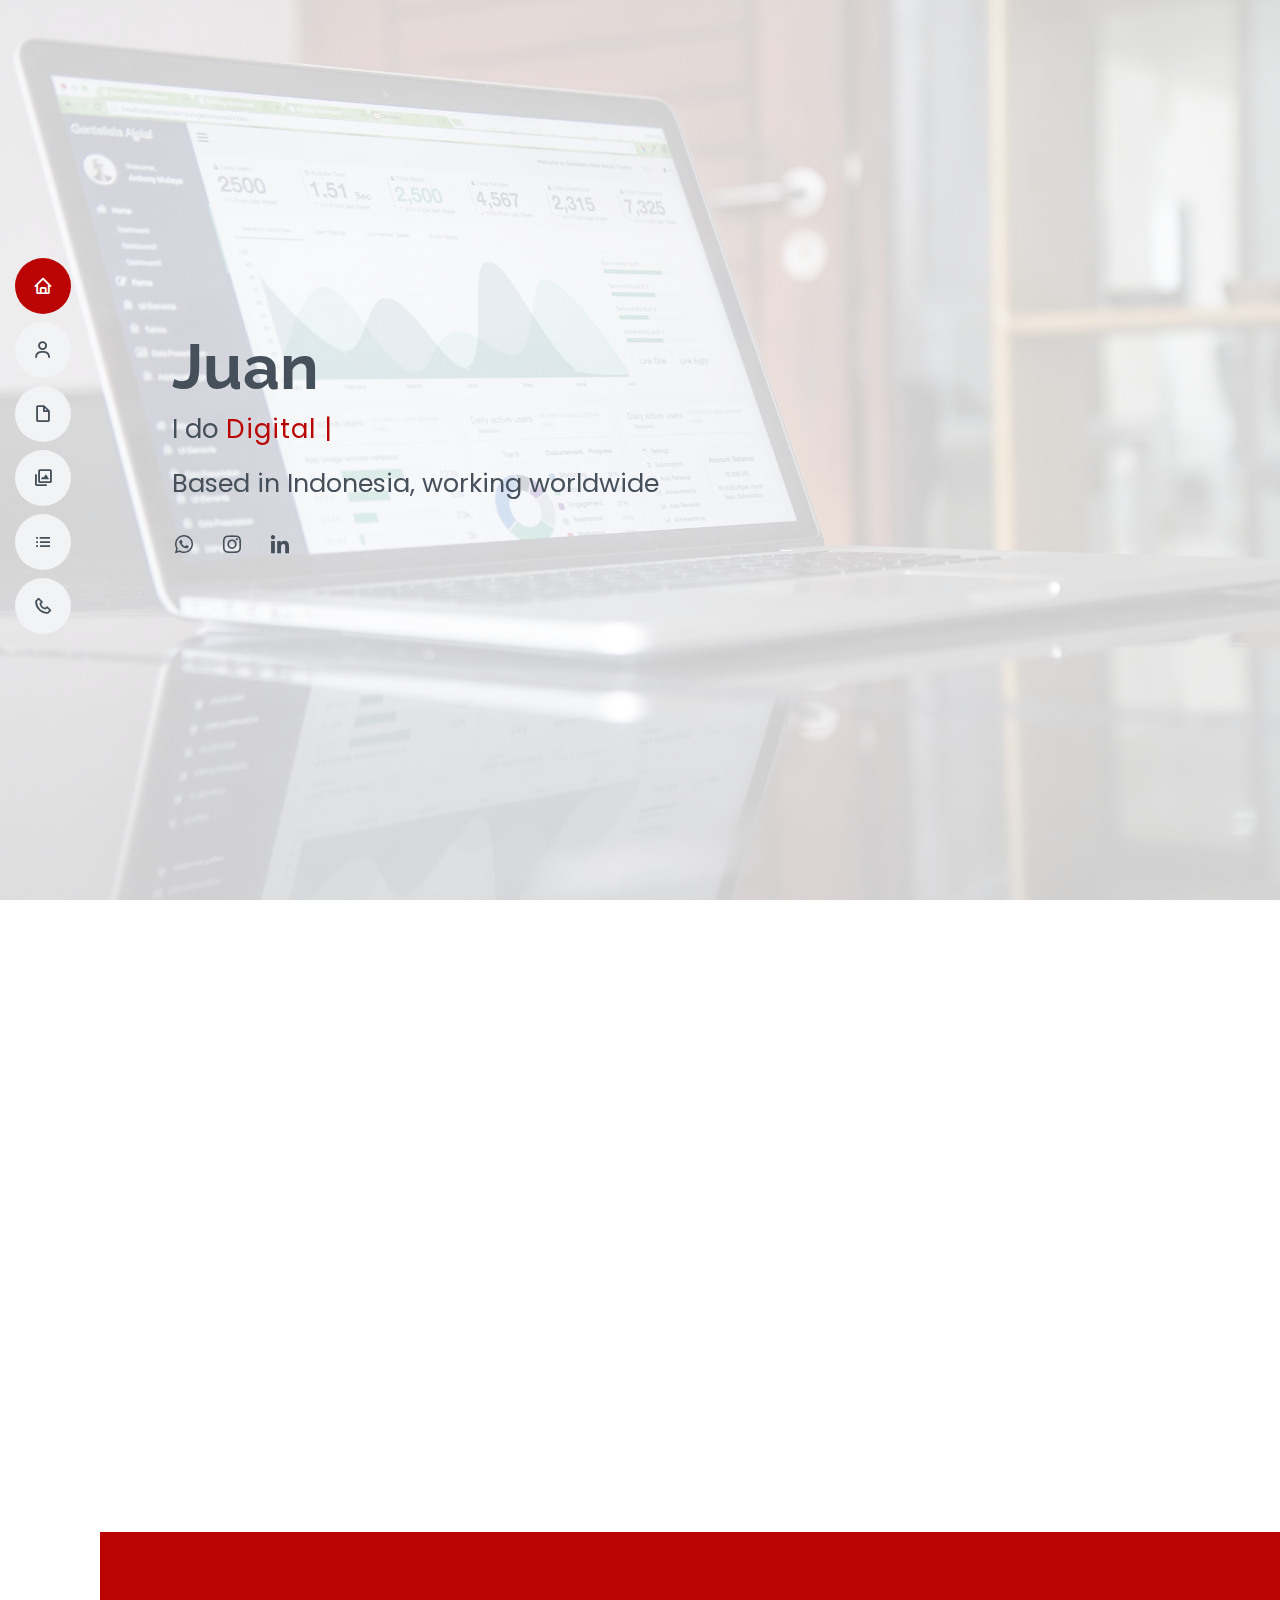
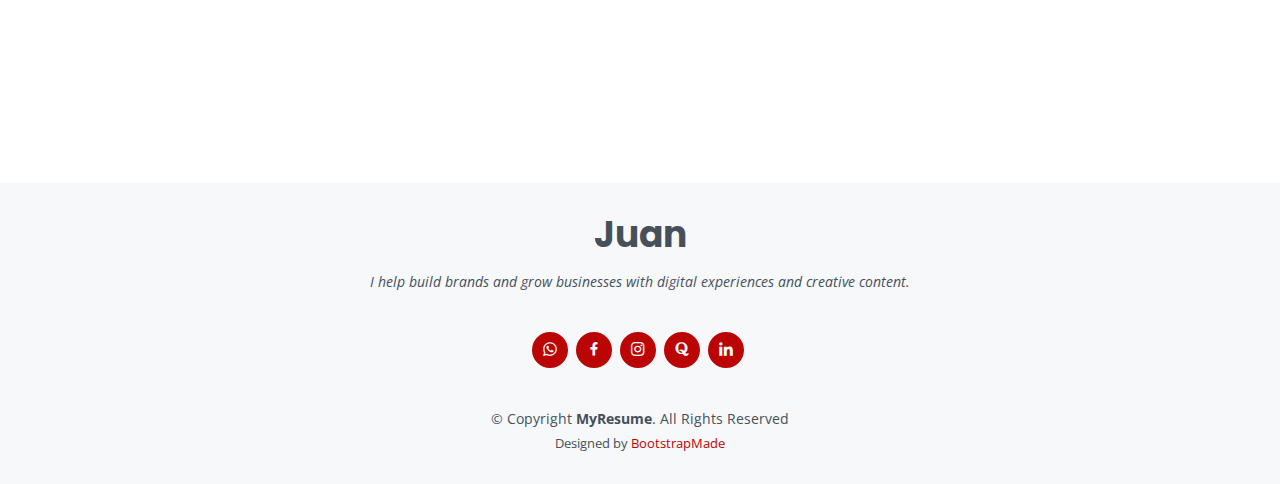
<file: index.html>
<!DOCTYPE html>
<html lang="en">

<head>
  <meta charset="utf-8">
  <meta content="width=device-width, initial-scale=1.0" name="viewport">

  <title>Juan's Resume & Portfolio</title>
  <meta content="" name="description">
  <meta content="" name="keywords">

  <!-- Favicons -->
  <link href="assets/img/favicon.png" rel="icon">
  <link href="assets/img/apple-touch-icon.png" rel="apple-touch-icon">

  <!-- Google Fonts -->
  <link href="https://fonts.googleapis.com/css?family=Open+Sans:300,300i,400,400i,600,600i,700,700i|Raleway:300,300i,400,400i,500,500i,600,600i,700,700i|Poppins:300,300i,400,400i,500,500i,600,600i,700,700i" rel="stylesheet">

  <!-- Vendor CSS Files -->
  <link href="assets/vendor/aos/aos.css" rel="stylesheet">
  <link href="assets/vendor/bootstrap/css/bootstrap.min.css" rel="stylesheet">
  <link href="assets/vendor/bootstrap-icons/bootstrap-icons.css" rel="stylesheet">
  <link href="assets/vendor/boxicons/css/boxicons.min.css" rel="stylesheet">
  <link href="assets/vendor/glightbox/css/glightbox.min.css" rel="stylesheet">
  <link href="assets/vendor/swiper/swiper-bundle.min.css" rel="stylesheet">

  <!-- Template Main CSS File -->
  <link href="assets/css/style.css" rel="stylesheet">

  <!-- =======================================================
  * Template Name: MyResume - v4.8.1
  * Template URL: https://bootstrapmade.com/free-html-bootstrap-template-my-resume/
  * Author: BootstrapMade.com
  * License: https://bootstrapmade.com/license/
  ======================================================== -->
</head>

<body>

  <!-- ======= Mobile nav toggle button ======= -->
  <!-- <button type="button" class="mobile-nav-toggle d-xl-none"><i class="bi bi-list mobile-nav-toggle"></i></button> -->
  <i class="bi bi-list mobile-nav-toggle d-xl-none"></i>
  <!-- ======= Header ======= -->
  <header id="header" class="d-flex flex-column justify-content-center">

    <nav id="navbar" class="navbar nav-menu">
      <ul>
        <li><a href="#hero" class="nav-link scrollto active"><i class="bx bx-home"></i> <span>Home</span></a></li>
        <li><a href="#about" class="nav-link scrollto"><i class="bx bx-user"></i> <span>About</span></a></li>
        <li><a href="#resume" class="nav-link scrollto"><i class="bx bx-file-blank"></i> <span>Resume</span></a></li>
        <li><a href="#portfolio" class="nav-link scrollto"><i class="bx bx-images"></i> <span>Portfolio</span></a></li>
        <li><a href="#services" class="nav-link scrollto"><i class="bx bx-list-ul"></i> <span>Services</span></a></li>
        <li><a href="#contact" class="nav-link scrollto"><i class="bx bx-phone"></i> <span>Contact</span></a></li>
      </ul>
    </nav><!-- .nav-menu -->

  </header><!-- End Header -->

  <!-- ======= Hero Section ======= -->
  <section id="hero" class="d-flex flex-column justify-content-center">
    <div class="container" data-aos="zoom-in" data-aos-delay="100">
      <h1>Juan</h1>
      <p>I do <span class="typed" data-typed-items="Digital Marketing, Paid Ads, Social Media Management, Content Creation, Web Development, Graphic Design, Photography, Google My Business Optimization, SEO for Social Media"></span></p>
      <p> <span-2>Based in Indonesia, working worldwide</span-2></p>
      <div class="social-links">
        <a href="https://api.whatsapp.com/send/?phone=6285155093131" class="whatsapp" target="_blank"><i class="bx bxl-whatsapp"></i></a>
        <!-- <a href="#" class="facebook" target="_blank"><i class="bx bxl-facebook"></i></a> -->
        <a href="https://www.instagram.com/ulodigital" class="instagram" target="_blank"><i class="bx bxl-instagram"></i></a>
        <!-- <a href="#" class="quora" target="_blank"><i class="bx bxl-quora"></i></a> -->
        <a href="https://www.linkedin.com/in/juanabrahms/" class="linkedin"><i class="bx bxl-linkedin" target="_blank"></i></a>
      </div>
    </div>
  </section><!-- End Hero -->

  <main id="main">

    <!-- ======= About Section ======= -->
    <section id="about" class="about">
      <div class="container" data-aos="fade-up">

        <div class="section-title">
          <h2>About</h2>
          <p>
            Let's be honest and cut through the marketing fluff. You need a digital strategy that looks amazing and actually works. 
            Bottom line, I know how to do. And if you want to learn more about working with me, SCROLL more!
          </p>
        </div>

        <div class="row">
          <div class="col-lg-4">
            <img src="assets/img/Pas Foto Jas (Transparent).webp" class="img-fluid" alt="">
          </div>
          <div class="col-lg-8 pt-4 pt-lg-0 content">
            <h3>A Digital Marketer that Codes</h3>
            <p>
              Hi! You can call me Juan, I am a digital marketer based in Indonesia. 
              I have passion to create digital experiences rooted in consumer behaviors, strategic rigor, and creative thinking. 
              My specialty is identifying digital opportunities for brands to connect with consumers on various marketing channel. 
              I am passionate about building never-been-done before experiences, finding clarity in ambiguity and collaborating with diverse teams 
              to create the best solutions.
            </p>
            <div class="row">
              <div class="col-lg-6">
                <ul>
                  <li><i class="bi bi-chevron-right"></i> <strong>Website:</strong> <span>juans-site.github.io/resume</span></li>
                  <li><i class="bi bi-chevron-right"></i> <strong>WhatsApp:</strong> <span>+62 851-5509-3131</span></li>
                  <li><i class="bi bi-chevron-right"></i> <strong>City:</strong> <span>Purwokerto, ID</span></li>
                </ul>
              </div>
              <div class="col-lg-6">
                <ul>
                  <li><i class="bi bi-chevron-right"></i> <strong>Degree:</strong> <span>Bachelor</span></li>
                  <li><i class="bi bi-chevron-right"></i> <strong>Email:</strong> <span>business.ulodigital@gmail.com</span></li>
                  <li><i class="bi bi-chevron-right"></i> <strong>Freelance:</strong> <span>Available (Remote Working)</span></li>
                </ul>
              </div>
            </div>
          </div>
        </div>

      </div>
    </section><!-- End About Section -->

    <!-- =======Resume Download Section ====== -->
    <div class="subscribe-line subscribe-line-transparent d-flex flex-column">
      <div class="filter-red"></div>
      <div class="container">
        <div class="row text-center">
         <!-- <div class="col-md-12 ml-auto mr-auto">
            <h2 class="text-white"> Download my resume <br> and discover how I can bring value to your company!</h2>
            <br>
            <a href="https://drive.google.com/uc?export=download&id=1O1c7HI-wakAybU2URC4kRtPzMSaShKee" class="btn btn-round" >Download now</a>
          </div> -->
        </div>
      </div>
    </div>
    <!-- End Resume Download Section -->

    <!-- ======= Skills Section ======= -->
    <section id="skills" class="skills section-bg">
      <div class="container" data-aos="fade-up">
        <div class="section-title">
          <h2>Tools</h2>
          <p>Modern marketers are expected to be a million places at once. 
            Whether we’re digging through data or fine-tuning our social presence, 
            relying on a right digital marketer means saving time and maintaining your sanity.
          </p>
        </div>
        <div class="row skills-content">
          <div class="col-md-4 text-center">
            <h4>Digital Marketing</h4>
            <ul>
              <li><i class="bi bi-chevron-right"></i>Google Ads</li>
              <li><i class="bi bi-chevron-right"></i>Google Analytics</li>
              <li><i class="bi bi-chevron-right"></i>Google Tag Manager</li>
              <li><i class="bi bi-chevron-right"></i>Google Trend</li>
              <li><i class="bi bi-chevron-right"></i>Meta Business Suite</li>
              <li><i class="bi bi-chevron-right"></i>Meta Ads Manager</li>
              <li><i class="bi bi-chevron-right"></i>TikTok Ads Manager</li>
              <li><i class="bi bi-chevron-right"></i>Shopee Ads Manager</li>
              <li><i class="bi bi-chevron-right"></i>HotJar</li>
              <li><i class="bi bi-chevron-right"></i>Agile CRM</li>
              <li><i class="bi bi-chevron-right"></i>Mailchimp</li>
              <li><i class="bi bi-chevron-right"></i>SNOVIO</li>
              <li><i class="bi bi-chevron-right"></i>Typeform</li>
            </ul>
          </div>
          <div class="col-md-4 text-center">
            <h4>Content Creation</h4>
            <ul>
              <li><i class="bi bi-chevron-right"></i>Photo & videography using Sony Cameras</li>
              <li><i class="bi bi-chevron-right"></i>Adobe Lightroom</li>
              <li><i class="bi bi-chevron-right"></i>Adobe Photoshop</li>
              <li><i class="bi bi-chevron-right"></i>Adobe Premiere</li>
              <li><i class="bi bi-chevron-right"></i>Canva</li>
              <li><i class="bi bi-chevron-right"></i>CapCut Mobile</li>
              <li><i class="bi bi-chevron-right"></i>Corel Draw</li>
            </ul>
          </div>
          <div class="col-md-4 text-center">
            <h4>ETC</h4>
            <ul>
              <li><i class="bi bi-chevron-right"></i>GitHub</li>
              <li><i class="bi bi-chevron-right"></i>Google Workspace</li>
              <li><i class="bi bi-chevron-right"></i>Microsoft 365</li>
              <li><i class="bi bi-chevron-right"></i>Trello</li>
              <li><i class="bi bi-chevron-right"></i>Visual Studio Code</li>
            </ul>
          </div>
        </div>
      </div>
    </section>

    <!-- ======= Resume Section ======= -->
    <section id="resume" class="resume">
      <div class="container" data-aos="fade-up">

        <div class="section-title">
          <h2>Resume</h2>
          <p>Overview of my professional qualifications: my relevant work experience, skills, education, and notable accomplishments.</p>
        </div>

        <div class="row">
          <div class="col-lg-4">
            <h3 class="resume-title">Summary</h3>
            <div class="resume-item pb-0">
              <h4>Juan</h4>
              <p><em>Digital Marketer with 7+ years of experience enhancing business visibility in the SME's, sports apparel, automotive, and medical equipment sectors through data-driven strategies.
                </em>
                <br>
                Specialized in:
                <br>
                  <ul>
                    <li>Data-driven Meta and Google ad campaigns with high ROI</li>
                    <li>SEO for social media</li>
                    <li>Google My Business Optimization</li>
                  </ul>
                Key Achievements:
                  <ul>
                    <li>Increased organic traffic by up to 70%</li>
                    <li>Boosted sales for several MSMEs by 3x through organic social media strategies</li>
                    <li>Achieved a 200% increase in leads through integrated strategies</li>
                    <li>Managed ad budgets with a positive ROI</li>
                  </ul>
              </p>
            </div>

            <h3 class="resume-title">Education</h3>
            <div class="resume-item">
              <h4>Bachelor of Management</h4>
              <h5>GPA 3.41</h5>
              <p><em><strong>Sebelas Maret University, Surakarta, ID | 2016 - 2018</strong></em></p>
            </div>
            <div class="resume-item">
              <h4>Diploma of Marketing</h4>
              <h5>GPA 3.63</h5>
              <p><em><strong>Yogyakarta State University, Yogyakarta, ID | 2013 - 2016</strong></em></p>
            </div>

            <h3 class="resume-title">Awards</h3>
            <div class="resume-item">
              <h4>Finalist of Mahasiswa Berprestasi</h4>
              <p><em>National | KEMENRISTEKDIKTI</em></p>
              <h5>July 2015</h5>
            </div>
            <div class="resume-item">
              <h4>1st Winner of Mahasiswa Berprestasi</h4>
              <p><em>University | Yogyakarta State University</em></p>
              <h5>May 2015</h5>
            </div>
            <div class="resume-item">
              <h4>Participants of The 4th International Conference on Informatics, Environment, Energy and Applications (IEEA)</h4>
              <p><em>International | Science and Engineering Institute (SCIEI)</em></p>
              <h5>March 2015</h5>
            </div>
            <div class="resume-item">
              <h4>1st Winner of National Paper Competition</h4>
              <p><em>National | LKTIN B - Sebelas Maret University</em></p>
              <h5>November 2014</h5>
            </div>
          </div>

          <div class="col-lg-8">
            <h3 class="resume-title">Career Summary</h3>
            <div class="resume-item">
              <h4>Digital Marketing Specialist</h4>
              <p><strong><em>Freelance, Purwokerto, ID </em> | Mar 2020 - Present</strong></p>
              <p><strong>Clients =</strong> Alpha Sport Apparel, Desamind, Dunia Studio Purwokerto, Gonipack, Bio Cafe Canggu, Nala Scarf, Pake Batik, Semesta Bag Maker, Cold Brew Bandung, Tooniq ID, ETC.</p>
              <p><strong>Achievement: <u>increasing SMEs conversion by up to 2.5% using fine tuned Ad Set setting, 
                marketing funnel and landing page. Builds and improves business assets for clients to ensure their business scalability</u></strong></p>
              <ul>
                <li>Selling some digital marketing services such as Paid Ads (Meta Ads, Google Ads, Shopee Ads, TikTok Ads), website development, 
                  and advertisement creative (photo/ video product and copywriting) for local SMEs at lowest best price.  </li>
                <li>Successfully increased organic traffic by up to 70% for several MSMEs through SEO optimization and Google My Business.</li>
                <li>Boosted client MSME sales by up to 3x through data-driven Meta Ads strategies.</li>
                <li>Assisted over 50 MSMEs in building brand awareness and digital marketing.</li>
                <li>Provided training and digital marketing consultations to small business owners to help them become more self-sufficient in online marketing.</li>
              </ul>
            </div>
            <div class="resume-item">
              <h4>DIGITAL MARKETING SPECIALIST</h4>
              <p><strong><em>Sanjaya Motor, Purwokerto, ID </em> | Sep 2020 - Aug 2023</strong></p>
              <p><strong>Achievement: <u>increasing unit entry through Service Bookings by WhatsApp and At-Home Service</u></strong></p>
              <ul>
                <li>Successfully increased lead generation by up to 200% through integrated digital marketing strategies.</li>
                <li>Optimized a dealer’s Google My Business to rank at the top of local searches, boosting showroom visits.</li>
                <li>Managed millions of digital advertising budgets with a positive ROI.</li>
                <li>RDeveloped social media content strategies that increased engagement by up to 150%.</li>
              </ul>
            </div>
            <div class="resume-item">
              <h4>Digital Marketing Specialist</h4>
              <p><strong><em>PT. InBody Indonesia Corp., Jakarta, ID </em> | Sep 2019 - Mar 2020</strong></p>
              <p><strong>Achievement: <u>increasing social media growth rate by 4% percents organically</u></strong></p>
              <ul>
                <li>Created websites to strengthen online presence and improve business credibility.</li>
                <li>Built responsive and user-friendly websites, enhancing their digital marketing efforts and improving user experience.</li>
                <li>Optimized websites for better conversion rates and seamless integration with digital marketing campaigns.</li>
                <li>Developed educational content on social media that enhanced engagement among professionals in the medical field.</li>
                <li>Boosted lead generation for hospitals and gym centers through effective paid advertising strategies.</li>
              </ul>
            </div>
            <div class="resume-item">
              <h4>Facebook Advertiser</h4>
              <p><strong><em>SF Group, Jakarta, ID</em> | Aug 2018 - Sep 2019</strong></p>
              <p><strong>Achievement: <u>make up to 3% conversion rate of health related products with the Facebook Ads in the US market</u></strong></p>
              <ul>
                <li>Managed Facebook and Instagram ad campaigns for over 30 clients across various industries.</li>
                <li>Successfully increased client conversions by up to 250% through more precise targeting strategies.</li>
                <li>Conducted A/B testing that improved ad effectiveness and reduced customer acquisition costs.</li>
              </ul>
            </div>
          </div>
        </div>

      </div>
    </section><!-- End Resume Section -->

    <!-- ======= Portfolio Section ======= -->
    <section id="portfolio" class="portfolio section-bg">
      <div class="container" data-aos="fade-up">

        <div class="section-title">
          <h2>Portfolio</h2>
          <p>I can work with you to create solutions that attract attention, generate conversion and retain clients.</p>
        </div>

        <div class="row">
          <div class="col-lg-12 d-flex justify-content-center" data-aos="fade-up" data-aos-delay="100">
            <ul id="portfolio-flters">
              <li data-filter="*" class="filter-active">All</li>
              <li data-filter=".filter-digital-marketing">Digital Marketing</li>
              <li data-filter=".filter-graphic-design">Graphic Design</li>
              <li data-filter=".filter-webdev">Web Development</li>
            </ul>
          </div>
        </div>

        <div class="row portfolio-container" data-aos="fade-up" data-aos-delay="200">
          
          <div class="col-lg-4 col-md-6 portfolio-item filter-graphic-design">
            <div class="portfolio-wrap">
              <img src="assets/img/portfolio/alpha-sport/jersey-running-alpha-sport-apparel-purwokerto.webp" class="img-fluid" alt="">
              <div class="portfolio-info">
                <h4>Graphic Design</h4>
                <p>Alpha Sport Apparel</p>
                <div class="portfolio-links">
                  <a href="assets/img/portfolio/alpha-sport/jersey-running-alpha-sport-apparel-purwokerto.webp" data-gallery="portfolioGallery" class="portfolio-lightbox" title="Instagram Post Alpha Sport Apparel"><i class="bx bx-plus"></i></a>
                  <a href="graphic-design-alpha-sport-details.html" class="portfolio-details-lightbox" data-glightbox="type: external" title="Portfolio Details"><i class="bx bx-link"></i></a>
                </div>
              </div>
            </div>
          </div>
          
          <div class="col-lg-4 col-md-6 portfolio-item filter-webdev">
            <div class="portfolio-wrap">
              <img src="assets/img/portfolio/dunia-studio-purwokerto/website-dunia-studio-purwokerto-2.webp" class="img-fluid" alt="">
              <div class="portfolio-info">
                <h4>Web Dev</h4>
                <p>Dunia Studio Purwokerto</p>
                <div class="portfolio-links">
                  <a href="assets/img/portfolio/dunia-studio-purwokerto/website-dunia-studio-purwokerto-2.webp" data-gallery="portfolioGallery" class="portfolio-lightbox" title="Website Dunia Studio Purwokerto"><i class="bx bx-plus"></i></a>
                  <a href="dunia-studio-details.html" class="portfolio-details-lightbox" data-glightbox="type: external" title="Portfolio Details"><i class="bx bx-link"></i></a>
                </div>
              </div>
            </div>
          </div>

          <div class="col-lg-4 col-md-6 portfolio-item filter-digital-marketing">
            <div class="portfolio-wrap">
              <img src="assets/img/portfolio/inbody/inbody-digital-marketing-2.webp" class="img-fluid" alt="">
              <div class="portfolio-info">
                <h4>Facebook Ads</h4>
                <p>PT. InBody Corp Indonesia</p>
                <div class="portfolio-links">
                  <a href="assets/img/portfolio/inbody/inbody-digital-marketing-2.webp" data-gallery="portfolioGallery" class="portfolio-lightbox" title="Facebook Ads InBody Indonesia"><i class="bx bx-plus"></i></a>
                  <a href="digital-marketing-inbody-details.html" class="portfolio-details-lightbox" data-glightbox="type: external" title="Portfolio Details"><i class="bx bx-link"></i></a>
                </div>
              </div>
            </div>
          </div>

          <div class="col-lg-4 col-md-6 portfolio-item filter-webdev">
            <div class="portfolio-wrap">
              <img src="assets/img/portfolio/bio-cafe-canggu/bio-cafe-canggu-website-1.webp" class="img-fluid" alt="">
              <div class="portfolio-info">
                <h4>Web Dev</h4>
                <p>Bio Cafe Canggu</p>
                <div class="portfolio-links">
                  <a href="assets/img/portfolio/bio-cafe-canggu/bio-cafe-canggu-website-1.webp" data-gallery="portfolioGallery" class="portfolio-lightbox" title="Website Bio Cafe Canggu"><i class="bx bx-plus"></i></a>
                  <a href="bio-cafe-canggu-details.html" class="portfolio-details-lightbox" data-glightbox="type: external" title="Portfolio Details"><i class="bx bx-link"></i></a>
                </div>
              </div>
            </div>
          </div>

          <div class="col-lg-4 col-md-6 portfolio-item filter-graphic-design">
            <div class="portfolio-wrap">
              <img src="assets/img/portfolio/inbody/InBody-570.webp" class="img-fluid" alt="">
              <div class="portfolio-info">
                <h4>Graphic Design</h4>
                <p>PT. InBody Corp Indonesia</p>
                <div class="portfolio-links">
                  <a href="assets/img/portfolio/inbody/InBody-570.webp" data-gallery="portfolioGallery" class="portfolio-lightbox" title="Instagram Post InBody Indonesia"><i class="bx bx-plus"></i></a>
                  <a href="graphic-design-inbody-details.html" class="portfolio-details-lightbox" data-glightbox="type: external" title="Portfolio Details"><i class="bx bx-link"></i></a>
                </div>
              </div>
            </div>
          </div>

          <div class="col-lg-4 col-md-6 portfolio-item filter-graphic-design">
            <div class="portfolio-wrap">
              <img src="assets/img/portfolio/alpha-sport/jersey-bola-alpha-sport-apparel-purwokerto.webp" class="img-fluid" alt="">
              <div class="portfolio-info">
                <h4>Graphic Design</h4>
                <p>Alpha Sport Apparel</p>
                <div class="portfolio-links">
                  <a href="assets/img/portfolio/alpha-sport/jersey-bola-alpha-sport-apparel-purwokerto.webp" data-gallery="portfolioGallery" class="portfolio-lightbox" title="Instagram Post Alpha Sport Apparel"><i class="bx bx-plus"></i></a>
                  <a href="graphic-design-alpha-sport-details.html" class="portfolio-details-lightbox" data-glightbox="type: external" title="Portfolio Details"><i class="bx bx-link"></i></a>
                </div>
              </div>
            </div>
          </div>

          <div class="col-lg-4 col-md-6 portfolio-item filter-graphic-design">
            <div class="portfolio-wrap">
              <img src="assets/img/portfolio/pacific-area-jaya/paj-graphic-design-3.webp" class="img-fluid" alt="">
              <div class="portfolio-info">
                <h4>Graphic Design</h4>
                <p>PT. Pacific Area Jaya</p>
                <div class="portfolio-links">
                  <a href="assets/img/portfolio/pacific-area-jaya/paj-graphic-design-3.webp" data-gallery="portfolioGallery" class="portfolio-lightbox" title="Instagram Post"><i class="bx bx-plus"></i></a>
                </div>
              </div>
            </div>
          </div>

          <div class="col-lg-4 col-md-6 portfolio-item filter-webdev">
            <div class="portfolio-wrap">
              <img src="assets/img/portfolio/bio-cafe-canggu/bio-cafe-canggu-website-2.webp" class="img-fluid" alt="">
              <div class="portfolio-info">
                <h4>Web Dev</h4>
                <p>Bio Cafe Canggu</p>
                <div class="portfolio-links">
                  <a href="assets/img/portfolio/bio-cafe-canggu/bio-cafe-canggu-website-2.webp" data-gallery="portfolioGallery" class="portfolio-lightbox" title="Website Bio Cafe Canggu"><i class="bx bx-plus"></i></a>
                  <a href="bio-cafe-canggu-details.html" class="portfolio-details-lightbox" data-glightbox="type: external" title="Portfolio Details"><i class="bx bx-link"></i></a>
                </div>
              </div>
            </div>
          </div>

          <div class="col-lg-4 col-md-6 portfolio-item filter-webdev">
            <div class="portfolio-wrap">
              <img src="assets/img/portfolio/desamind/desamind-website-1.webp" class="img-fluid" alt="">
              <div class="portfolio-info">
                <h4>Web Dev</h4>
                <p>Desamind.ID</p>
                <div class="portfolio-links">
                  <a href="assets/img/portfolio/desamind/desamind-website-1.webp" data-gallery="portfolioGallery" class="portfolio-lightbox" title="Website Desamind"><i class="bx bx-plus"></i></a>
                  <a href="desamind-details.html" class="portfolio-details-lightbox" data-glightbox="type: external" title="Portfolio Details"><i class="bx bx-link"></i></a>
                </div>
              </div>
            </div>
          </div>

          <div class="col-lg-4 col-md-6 portfolio-item filter-webdev">
            <div class="portfolio-wrap">
              <img src="assets/img/portfolio/desamind/desamind-website-3.webp" class="img-fluid" alt="">
              <div class="portfolio-info">
                <h4>Web Dev</h4>
                <p>Desamind.ID</p>
                <div class="portfolio-links">
                  <a href="assets/img/portfolio/desamind/desamind-website-3.webp" data-gallery="portfolioGallery" class="portfolio-lightbox" title="Graphic Design 2"><i class="bx bx-plus"></i></a>
                  <a href="desamind-details.html" class="portfolio-details-lightbox" data-glightbox="type: external" title="Portfolio Details"><i class="bx bx-link"></i></a>
                </div>
              </div>
            </div>
          </div>

          <div class="col-lg-4 col-md-6 portfolio-item filter-digital-marketing">
            <div class="portfolio-wrap">
              <img src="assets/img/portfolio/inbody/inbody-digital-marketing-1.webp" class="img-fluid" alt="">
              <div class="portfolio-info">
                <h4>Instagram Ads</h4>
                <p>PT. InBody Corp Indonesia</p>
                <div class="portfolio-links">
                  <a href="assets/img/portfolio/inbody/inbody-digital-marketing-1.webp" data-gallery="portfolioGallery" class="portfolio-lightbox" title="Instagram Story Ads"><i class="bx bx-plus"></i></a>
                  <a href="digital-marketing-inbody-details.html" class="portfolio-details-lightbox" data-glightbox="type: external" title="Portfolio Details"><i class="bx bx-link"></i></a>
                </div>
              </div>
            </div>
          </div>

          <div class="col-lg-4 col-md-6 portfolio-item filter-graphic-design">
            <div class="portfolio-wrap">
              <img src="assets/img/portfolio/alpha-sport/konten-alpha-sport-apparel-purwokerto-1.webp" class="img-fluid" alt="">
              <div class="portfolio-info">
                <h4>Graphic Design</h4>
                <p>Alpha Sport Apparel</p>
                <div class="portfolio-links">
                  <a href="assets/img/portfolio/alpha-sport/konten-alpha-sport-apparel-purwokerto-1.webp" data-gallery="portfolioGallery" class="portfolio-lightbox" title="Instagram Post Alpha Sport Apparel"><i class="bx bx-plus"></i></a>
                  <a href="graphic-design-alpha-sport-details.html" class="portfolio-details-lightbox" data-glightbox="type: external" title="Portfolio Details"><i class="bx bx-link"></i></a>
                </div>
              </div>
            </div>
          </div>

          <div class="col-lg-4 col-md-6 portfolio-item filter-graphic-design">
            <div class="portfolio-wrap">
              <img src="assets/img/portfolio/pacific-area-jaya/paj-graphic-design-1.webp" class="img-fluid" alt="">
              <div class="portfolio-info">
                <h4>Graphic Design</h4>
                <p>PT. Pacific Area Jaya</p>
                <div class="portfolio-links">
                  <a href="assets/img/portfolio/pacific-area-jaya/paj-graphic-design-1.webp" data-gallery="portfolioGallery" class="portfolio-lightbox" title="Instagram & Facebook Post"><i class="bx bx-plus"></i></a>
                </div>
              </div>
            </div>
          </div>

          <div class="col-lg-4 col-md-6 portfolio-item filter-digital-marketing">
            <div class="portfolio-wrap">
              <img src="assets/img/portfolio/nala-digital-marketing-1.webp" class="img-fluid" alt="">
              <div class="portfolio-info">
                <h4>Digital Marketing</h4>
                <p>Nala Scarf</p>
                <div class="portfolio-links">
                  <a href="assets/img/portfolio/nala-digital-marketing-1.webp" data-gallery="portfolioGallery" class="portfolio-lightbox" title="Instagram Story Ad"><i class="bx bx-plus"></i></a>
                </div>
              </div>
            </div>
          </div>

          <div class="col-lg-4 col-md-6 portfolio-item filter-graphic-design">
            <div class="portfolio-wrap">
              <img src="assets/img/portfolio/pacific-area-jaya/paj-graphic-design-2.webp" class="img-fluid" alt="">
              <div class="portfolio-info">
                <h4>Graphic Design</h4>
                <p>PT. Pacific Area Jaya</p>
                <div class="portfolio-links">
                  <a href="assets/img/portfolio/pacific-area-jaya/paj-graphic-design-2.webp" data-gallery="portfolioGallery" class="portfolio-lightbox" title="Job Vacancy Post"><i class="bx bx-plus"></i></a>
                </div>
              </div>
            </div>
          </div>

          <div class="col-lg-4 col-md-6 portfolio-item filter-digital-marketing">
            <div class="portfolio-wrap">
              <img src="assets/img/portfolio/bbp-digital-marketing-1.webp" class="img-fluid" alt="">
              <div class="portfolio-info">
                <h4>Digital Marketing</h4>
                <p>BBP Research Institute</p>
                <div class="portfolio-links">
                  <a href="assets/img/portfolio/bbp-digital-marketing-1.webp" data-gallery="portfolioGallery" class="portfolio-lightbox" title="Digital Marketing"><i class="bx bx-plus"></i></a>
                </div>
              </div>
            </div>
          </div>

          <div class="col-lg-4 col-md-6 portfolio-item filter-webdev">
            <div class="portfolio-wrap">
              <img src="assets/img/portfolio/dunia-studio-purwokerto/website-dunia-studio-purwokerto-1.webp" class="img-fluid" alt="">
              <div class="portfolio-info">
                <h4>Web Dev</h4>
                <p>Dunia Studio Purwokerto</p>
                <div class="portfolio-links">
                  <a href="assets/img/portfolio/dunia-studio-purwokerto/website-dunia-studio-purwokerto-1.webp" data-gallery="portfolioGallery" class="portfolio-lightbox" title="Website Dunia Studio Purwokerto"><i class="bx bx-plus"></i></a>
                  <a href="dunia-studio-details.html" class="portfolio-details-lightbox" data-glightbox="type: external" title="Portfolio Details"><i class="bx bx-link"></i></a>
                </div>
              </div>
            </div>
          </div>
          
          <div class="col-lg-4 col-md-6 portfolio-item filter-graphic-design">
            <div class="portfolio-wrap">
              <img src="assets/img/portfolio/inbody/inbody-graphic-design-2.webp" class="img-fluid" alt="">
              <div class="portfolio-info">
                <h4>Graphic Design</h4>
                <p>PT. InBody Corp Indonesia</p>
                <div class="portfolio-links">
                  <a href="assets/img/portfolio/inbody/inbody-graphic-design-2.webp" data-gallery="portfolioGallery" class="portfolio-lightbox" title="Instagram Post"><i class="bx bx-plus"></i></a>
                  <a href="graphic-design-inbody-details.html" class="portfolio-details-lightbox" data-glightbox="type: external" title="Portfolio Details"><i class="bx bx-link"></i></a>
                </div>
              </div>
            </div>
          </div>

          <div class="col-lg-4 col-md-6 portfolio-item filter-graphic-design">
            <div class="portfolio-wrap">
              <img src="assets/img/portfolio/inbody/InBody-Band.webp" class="img-fluid" alt="">
              <div class="portfolio-info">
                <h4>Graphic Design</h4>
                <p>PT. InBody Corp Indonesia</p>
                <div class="portfolio-links">
                  <a href="assets/img/portfolio/inbody/InBody-Band.webp" data-gallery="portfolioGallery" class="portfolio-lightbox" title="Instagram Post"><i class="bx bx-plus"></i></a>
                  <a href="graphic-design-inbody-details.html" class="portfolio-details-lightbox" data-glightbox="type: external" title="Portfolio Details"><i class="bx bx-link"></i></a>
                </div>
              </div>
            </div>
          </div>

          <div class="col-lg-4 col-md-6 portfolio-item filter-digital-marketing">
            <div class="portfolio-wrap">
              <img src="assets/img/portfolio/batik-digital-marketing-1.webp" class="img-fluid" alt="">
              <div class="portfolio-info">
                <h4>Digital Marketing</h4>
                <p>Pake Batik</p>
                <div class="portfolio-links">
                  <a href="assets/img/portfolio/batik-digital-marketing-1.webp" data-gallery="portfolioGallery" class="portfolio-lightbox" title="Facebook Feed Ad"><i class="bx bx-plus"></i></a>
                </div>
              </div>
            </div>
          </div>

          <div class="col-lg-4 col-md-6 portfolio-item filter-digital-marketing">
            <div class="portfolio-wrap">
              <img src="assets/img/portfolio/dunia-studio-purwokerto/Google-Analytics-DS.webp" class="img-fluid" alt="">
              <div class="portfolio-info">
                <h4>Google Analytics</h4>
                <p>Dunia Studio Purwokerto</p>
                <div class="portfolio-links">
                  <a href="assets/img/portfolio/dunia-studio-purwokerto/Google-Analytics-DS.webp" data-gallery="portfolioGallery" class="portfolio-lightbox" title="Google Analytics"><i class="bx bx-plus"></i></a>
                  <a href="dunia-studio-details.html" class="portfolio-details-lightbox" data-glightbox="type: external" title="Portfolio Details"><i class="bx bx-link"></i></a>
                </div>
              </div>
            </div>
          </div>

          <div class="col-lg-4 col-md-6 portfolio-item filter-digital-marketing">
            <div class="portfolio-wrap">
              <img src="assets/img/portfolio/dunia-studio-purwokerto/Meta-Ads-DS.webp" class="img-fluid" alt="">
              <div class="portfolio-info">
                <h4>Meta Ads</h4>
                <p>Dunia Studio Purwokerto</p>
                <div class="portfolio-links">
                  <a href="assets/img/portfolio/dunia-studio-purwokerto/Meta-Ads-DS.webp" data-gallery="portfolioGallery" class="portfolio-lightbox" title="Meta Ads Manager - Dashboard"><i class="bx bx-plus"></i></a>
                  <a href="dunia-studio-details.html" class="portfolio-details-lightbox" data-glightbox="type: external" title="Portfolio Details"><i class="bx bx-link"></i></a>
                </div>
              </div>
            </div>
          </div>


        </div>

      </div>
    </section><!-- End Portfolio Section -->

    <!-- ======= Services Section ======= -->
    <section id="services" class="services">
      <div class="container" data-aos="fade-up">

        <div class="section-title">
          <h2>What do I do</h2>
          <p>Modern marketers are expected to be a million places at once. 
            Whether we’re digging through data or fine-tuning our social presence, 
            relying on a right digital marketer means saving time and maintaining your sanity.
          </p>
        </div>

        <div class="row">

          <div class="col-lg-4 col-md-6 d-flex align-items-stretch" data-aos="zoom-in" data-aos-delay="100">
            <div class="icon-box iconbox-red">
              <div class="icon">
                <svg width="100" height="100" viewBox="0 0 600 600" xmlns="http://www.w3.org/2000/svg">
                  <path stroke="none" stroke-width="0" fill="#f5f5f5" d="M300,521.0016835830174C376.1290562159157,517.8887921683347,466.0731472004068,529.7835943286574,510.70327084640275,468.03025145048787C554.3714126377745,407.6079735673963,508.03601936045806,328.9844924480964,491.2728898941984,256.3432110539036C474.5976632858925,184.082847569629,479.9380746630129,96.60480741107993,416.23090153303,58.64404602377083C348.86323505073057,18.502131276798302,261.93793281208167,40.57373210992963,193.5410806939664,78.93577620505333C130.42746243093433,114.334589627462,98.30271207620316,179.96522072025542,76.75703585869454,249.04625023123273C51.97151888228291,328.5150500222984,13.704378332031375,421.85034740162234,66.52175969318436,486.19268352777647C119.04800174914682,550.1803526380478,217.28368757567262,524.383925680826,300,521.0016835830174"></path>
                </svg>
                <i class="bx bx-money-withdraw"></i>
              </div>
              <h4><a href="">Paid Ads</a></h4>
              <p>If you don't know how to start or having trouble in advertising, Meta Ads, Google Ads, Shopee Ads, or TikTok Ads is often frustrating. 
                Let me help your business with that and get more conversions without increasing CPC/CPA.</p>
            </div>
          </div>

          <div class="col-lg-4 col-md-6 d-flex align-items-stretch mt-4 mt-md-0" data-aos="zoom-in" data-aos-delay="200">
            <div class="icon-box iconbox-red ">
              <div class="icon">
                <svg width="100" height="100" viewBox="0 0 600 600" xmlns="http://www.w3.org/2000/svg">
                  <path stroke="none" stroke-width="0" fill="#f5f5f5" d="M300,582.0697525312426C382.5290701553225,586.8405444964366,449.9789794690241,525.3245884688669,502.5850820975895,461.55621195738473C556.606425686781,396.0723002908107,615.8543463187945,314.28637112970534,586.6730223649479,234.56875336149918C558.9533121215079,158.8439757836574,454.9685369536778,164.00468322053177,381.49747125262974,130.76875717737553C312.15926192815925,99.40240125094834,248.97055460311594,18.661163978235184,179.8680185752513,50.54337015887873C110.5421016452524,82.52863877960104,119.82277516462835,180.83849132639028,109.12597500060166,256.43424936330496C100.08760227029461,320.3096726198365,92.17705696193138,384.0621239912766,124.79988738764834,439.7174275375508C164.83382741302287,508.01625554203684,220.96474134820875,577.5009287672846,300,582.0697525312426"></path>
                </svg>
                <i class="bx bx-layout"></i>
              </div>
              <h4><a href="">Social Media Management</a></h4>
              <p>Social media is no passing trend. Social platforms help you connect with your customers, 
                increase awareness about your brand, and boost your leads and sales. Activate your social media now!</p>
            </div>
          </div>

          <div class="col-lg-4 col-md-6 d-flex align-items-stretch mt-4 mt-lg-0" data-aos="zoom-in" data-aos-delay="300">
            <div class="icon-box iconbox-red">
              <div class="icon">
                <svg width="100" height="100" viewBox="0 0 600 600" xmlns="http://www.w3.org/2000/svg">
                  <path stroke="none" stroke-width="0" fill="#f5f5f5" d="M300,541.5067337569781C382.14930387511276,545.0595476570109,479.8736841581634,548.3450877840088,526.4010558755058,480.5488172755941C571.5218469581645,414.80211281144784,517.5187510058486,332.0715597781072,496.52539010469104,255.14436215662573C477.37192572678356,184.95920475031193,473.57363656557914,105.61284051026155,413.0603344069578,65.22779650032875C343.27470386102294,18.654635553484475,251.2091493199835,5.337323636656869,175.0934190732945,40.62881213300186C97.87086631185822,76.43348514350839,51.98124368387456,156.15599469081315,36.44837278890362,239.84606092416172C21.716077023791087,319.22268207091537,43.775223500013084,401.1760424656574,96.891909868211,461.97329694683043C147.22146801428983,519.5804099606455,223.5754009179313,538.201503339737,300,541.5067337569781"></path>
                </svg>
                <i class="bx bx-line-chart"></i>
              </div>
              <h4><a href="">Analytics & Optimization</a></h4>
              <p>I can help you to analyze your online target market and find specific audiences that we didn't know even existed!
                 As a result, we can show our products or services to much more relevant people and convert them more easily into 
                 leads and sales.</p>
            </div>
          </div>

          <!--
          <div class="col-lg-4 col-md-6 d-flex align-items-stretch mt-4" data-aos="zoom-in" data-aos-delay="100">
            <div class="icon-box iconbox-red">
              <div class="icon">
                <svg width="100" height="100" viewBox="0 0 600 600" xmlns="http://www.w3.org/2000/svg">
                  <path stroke="none" stroke-width="0" fill="#f5f5f5" d="M300,503.46388370962813C374.79870501325706,506.71871716319447,464.8034551963731,527.1746412648533,510.4981551193396,467.86667711651364C555.9287308511215,408.9015244558933,512.6030010748507,327.5744911775523,490.211057578863,256.5855673507754C471.097692560561,195.9906835881958,447.69079081568157,138.11976852964426,395.19560036434837,102.3242989838813C329.3053358748298,57.3949838291264,248.02791733380457,8.279543830951368,175.87071277845988,42.242879143198664C103.41431057327972,76.34704239035025,93.79494320519305,170.9812938413882,81.28167332365135,250.07896920659033C70.17666984294237,320.27484674793965,64.84698225790005,396.69656628748305,111.28512138212992,450.4950937839243C156.20124167950087,502.5303643271138,231.32542653798444,500.4755392045468,300,503.46388370962813"></path>
                </svg>
                <i class="bx bx-layer"></i>
              </div>
              <h4><a href="">SEM & SEO</a></h4>
              <p>Put your business ahead of the competition! Because, users trust search engines and results that present 
                in the top positions for the keywords the user is searching.</p>
            </div>
          </div>
          -->
          <!--
          <div class="col-lg-4 col-md-6 d-flex align-items-stretch mt-4" data-aos="zoom-in" data-aos-delay="200">
            <div class="icon-box iconbox-red">
              <div class="icon">
                <svg width="100" height="100" viewBox="0 0 600 600" xmlns="http://www.w3.org/2000/svg">
                  <path stroke="none" stroke-width="0" fill="#f5f5f5" d="M300,532.3542879108572C369.38199826031484,532.3153073249985,429.10787420159085,491.63046689027357,474.5244479745417,439.17860296908856C522.8885846962883,383.3225815378663,569.1668002868075,314.3205725914397,550.7432151929288,242.7694973846089C532.6665558377875,172.5657663291529,456.2379748765914,142.6223662098291,390.3689995646985,112.34683881706744C326.66090330228417,83.06452184765237,258.84405631176094,53.51806209861945,193.32584062364296,78.48882559362697C121.61183558270385,105.82097193414197,62.805066853699245,167.19869350419734,48.57481801355237,242.6138429142374C34.843463184063346,315.3850353017275,76.69343916112496,383.4422959591041,125.22947124332185,439.3748458443577C170.7312796277747,491.8107796887764,230.57421082200815,532.3932930995766,300,532.3542879108572"></path>
                </svg>
                <i class="bx bx-at"></i>
              </div>
              <h4><a href="">Email Marketing</a></h4>
              <p>Your email open rate is very small? I will help you how to improve your email subject along with email automation 
                tools with Snovio, Agile CRM, GMass, and others.</p>
            </div>
          </div>
          -->

          <div class="col-lg-4 col-md-6 d-flex align-items-stretch mt-4" data-aos="zoom-in" data-aos-delay="300">
            <div class="icon-box iconbox-red">
              <div class="icon">
                <svg width="100" height="100" viewBox="0 0 600 600" xmlns="http://www.w3.org/2000/svg">
                  <path stroke="none" stroke-width="0" fill="#f5f5f5" d="M300,566.797414625762C385.7384707136149,576.1784315230908,478.7894351017131,552.8928747891023,531.9192734346935,484.94944893311C584.6109503024035,417.5663521118492,582.489472248146,322.67544863468447,553.9536738515405,242.03673114598146C529.1557734026468,171.96086150256528,465.24506316201064,127.66468636344209,395.9583748389544,100.7403814666027C334.2173773831606,76.7482773500951,269.4350130405921,84.62216499799875,207.1952322260088,107.2889140133804C132.92018162631612,134.33871894543012,41.79353780512637,160.00259165414826,22.644507872594943,236.69541883565114C3.319112789854554,314.0945973066697,72.72355303640163,379.243833228382,124.04198916343866,440.3218312028393C172.9286146004772,498.5055451809895,224.45579914871206,558.5317968840102,300,566.797414625762"></path>
                </svg>
                <i class="bx bx-pen"></i>
              </div>
              <h4><a href="">Content Creation</a></h4>
              <p>Architects of connection, builders of community, and storytellers of our digital age. I can help you with that.</p>
            </div>
          </div>

          <div class="col-lg-4 col-md-6 d-flex align-items-stretch mt-4" data-aos="zoom-in" data-aos-delay="100">
            <div class="icon-box iconbox-red">
              <div class="icon">
                <svg width="100" height="100" viewBox="0 0 600 600" xmlns="http://www.w3.org/2000/svg">
                  <path stroke="none" stroke-width="0" fill="#f5f5f5" d="M300,582.0697525312426C382.5290701553225,586.8405444964366,449.9789794690241,525.3245884688669,502.5850820975895,461.55621195738473C556.606425686781,396.0723002908107,615.8543463187945,314.28637112970534,586.6730223649479,234.56875336149918C558.9533121215079,158.8439757836574,454.9685369536778,164.00468322053177,381.49747125262974,130.76875717737553C312.15926192815925,99.40240125094834,248.97055460311594,18.661163978235184,179.8680185752513,50.54337015887873C110.5421016452524,82.52863877960104,119.82277516462835,180.83849132639028,109.12597500060166,256.43424936330496C100.08760227029461,320.3096726198365,92.17705696193138,384.0621239912766,124.79988738764834,439.7174275375508C164.83382741302287,508.01625554203684,220.96474134820875,577.5009287672846,300,582.0697525312426"></path>
                </svg>
                <i class="bx bx-code-alt"></i>
              </div>
              <h4><a href="">Website Development</a></h4>
              <p>Your website looks old school or SCAMMY? Or not even have one? In fact, the website is very important 
                in this digital era to increase your business's credibility!</p>
            </div>
          </div>

          <!--
          <div class="col-lg-4 col-md-6 d-flex align-items-stretch mt-4" data-aos="zoom-in" data-aos-delay="200">
            <div class="icon-box iconbox-red">
              <div class="icon">
                <svg width="100" height="100" viewBox="0 0 600 600" xmlns="http://www.w3.org/2000/svg">
                  <path stroke="none" stroke-width="0" fill="#f5f5f5" d="M300,503.46388370962813C374.79870501325706,506.71871716319447,464.8034551963731,527.1746412648533,510.4981551193396,467.86667711651364C555.9287308511215,408.9015244558933,512.6030010748507,327.5744911775523,490.211057578863,256.5855673507754C471.097692560561,195.9906835881958,447.69079081568157,138.11976852964426,395.19560036434837,102.3242989838813C329.3053358748298,57.3949838291264,248.02791733380457,8.279543830951368,175.87071277845988,42.242879143198664C103.41431057327972,76.34704239035025,93.79494320519305,170.9812938413882,81.28167332365135,250.07896920659033C70.17666984294237,320.27484674793965,64.84698225790005,396.69656628748305,111.28512138212992,450.4950937839243C156.20124167950087,502.5303643271138,231.32542653798444,500.4755392045468,300,503.46388370962813"></path>
                </svg>
                <i class="bx bx-slideshow"></i>
              </div>
              <h4><a href="">Content Management System (CMS)</a></h4>
              <p>Manage your information efficiently with advanced add-ons, plug-ins and other features that fit your specific business needs.</p>
            </div>
          </div>
          -->
          <div class="col-lg-4 col-md-6 d-flex align-items-stretch mt-4" data-aos="zoom-in" data-aos-delay="300">
            <div class="icon-box iconbox-red">
              <div class="icon">
                <svg width="100" height="100" viewBox="0 0 600 600" xmlns="http://www.w3.org/2000/svg">
                  <path stroke="none" stroke-width="0" fill="#f5f5f5" d="M300,566.797414625762C385.7384707136149,576.1784315230908,478.7894351017131,552.8928747891023,531.9192734346935,484.94944893311C584.6109503024035,417.5663521118492,582.489472248146,322.67544863468447,553.9536738515405,242.03673114598146C529.1557734026468,171.96086150256528,465.24506316201064,127.66468636344209,395.9583748389544,100.7403814666027C334.2173773831606,76.7482773500951,269.4350130405921,84.62216499799875,207.1952322260088,107.2889140133804C132.92018162631612,134.33871894543012,41.79353780512637,160.00259165414826,22.644507872594943,236.69541883565114C3.319112789854554,314.0945973066697,72.72355303640163,379.243833228382,124.04198916343866,440.3218312028393C172.9286146004772,498.5055451809895,224.45579914871206,558.5317968840102,300,566.797414625762"></path>
                </svg>
                <i class="bx bx-images"></i>
              </div>
              <h4><a href="">Graphic Design</a></h4>
              <p>Put your business highlighted! One of many effective ways to engage with customers. 
                It builds brand awareness and influences the customer decision-making process.</p>
            </div>
          </div>

        </div>

      </div>
    </section><!-- End Services Section -->

    <!-- ======= Testimonials Section ======= -->
    <section id="testimonials" class="testimonials section-bg">
      <div class="container" data-aos="fade-up">

        <div class="section-title">
          <h2>Testimonials</h2>
        </div>

        <div class="testimonials-slider swiper" data-aos="fade-up" data-aos-delay="100">
          <div class="swiper-wrapper">

            <div class="swiper-slide">
              <div class="testimonial-item">
                <img src="assets/img/testimonials/1.webp" class="testimonial-img" alt="">
                <h3>Ms. MJ Lee</h3>
                <h4>President Director of InBody Indonesia</h4>
                <p>
                  <i class="bx bxs-quote-alt-left quote-icon-left"></i>
                  This is the first year of our company, PT. InBody Corp Indonesia was established. 
                  And this is our first time managing our marketing strategy digitally. 
                  And Juan is the right person to research, plan, execute, evaluate and optimize digital marketing strategy for our company. 
                  Also, I love his attitude.
                  <i class="bx bxs-quote-alt-right quote-icon-right"></i>
                </p>
              </div>
            </div><!-- End testimonial item -->

            <div class="swiper-slide">
              <div class="testimonial-item">
                <img src="assets/img/testimonials/2.webp" class="testimonial-img" alt="">
                <h3>Mansi Puri</h3>
                <h4>ByeBackPain Research Institute Founder</h4>
                <p>
                  <i class="bx bxs-quote-alt-left quote-icon-left"></i>
                  He learns new things quickly. I remember that time when we needed the role of a Facebook ads specialist and 
                  in only one month he learned it himself to increase conversions.

                  <i class="bx bxs-quote-alt-right quote-icon-right"></i>
                </p>
              </div>
            </div><!-- End testimonial item -->

            <div class="swiper-slide">
              <div class="testimonial-item">
                <img src="assets/img/testimonials/3.webp" class="testimonial-img" alt="">
                <h3>Farid Burhan</h3>
                <h4>Owner of OTW Kave</h4>
                <p>
                  <i class="bx bxs-quote-alt-left quote-icon-left"></i>
                  He is someone with a high level of analysis. I often ask for help when I face problems in terms of marketing and 
                  advertising on Facebook & Instagram, and he could give me marketing insight (he loved to do marketing research!). 
                  <br>He's jack-of-all-trade.
                  <i class="bx bxs-quote-alt-right quote-icon-right"></i>
                </p>
              </div>
            </div><!-- End testimonial item -->

          </div>
          <div class="swiper-pagination"></div>
        </div>

      </div>
    </section><!-- End Testimonials Section -->

    <!-- ======= Contact Section ======= -->
    <section id="contact" class="contact">
      <div class="container" data-aos="fade-up">

        <div class="section-title">
          <h2>Contact</h2>
        </div>

        <div class="row mt-1">

          <div class="col-lg-4">
            <div class="info">
              <div class="address">
                <i class="bi bi-geo-alt"></i>
                <h4>Location:</h4>
                <p>Purwokerto, Banyumas, Indonesia</p>
              </div>

              <div class="email">
                <i class="bi bi-envelope"></i>
                <h4>Email:</h4>
                <p>business.ulodigital@gmail.com</p>
              </div>

              <div class="phone">
                <i class="bi bi-phone"></i>
                <h4>WhatsApp:</h4>
                <p>+62 851 5509 3131</p>
              </div>

            </div>

          </div>

          <div class="col-lg-8 mt-5 mt-lg-0">

            <form id="gform" action="https://script.google.com/macros/s/AKfycbzecBAw1h1mJ-_xJPUBpAu2uDLgERqIP1908fAsFb4JQET1vRamA_uQohMgPJDOwIBz/exec" method="post" role="form" class="gform">
              <div class="row">
                <div class="col-md-6 form-group">
                  <input type="text" name="name" class="form-control" id="name" placeholder="Your Name" required>
                </div>
                <div class="col-md-6 form-group mt-3 mt-md-0">
                  <input type="email" class="form-control" name="email" id="email" placeholder="Your Email" required>
                </div>
              </div>
              <div class="form-group mt-3">
                <input type="text" class="form-control" name="subject" id="subject" placeholder="Subject" required>
              </div>
              <div class="form-group mt-3">
                <textarea class="form-control" name="message" rows="5" placeholder="Message" required></textarea>
              </div>
              <div class="my-3">
                <div class="loading">Loading</div>
                <div class="error-message"></div>
                <div class="sent-message">Your message has been sent. Thank you!</div>
              </div>
              <div class="text-center"><button type="submit">Send Message</button></div>
            </form>

          </div>

        </div>

      </div>
    </section><!-- End Contact Section -->

  </main><!-- End #main -->

  <!-- ======= Footer ======= -->
  <footer id="footer">
    <div class="container">
      <h3>Juan</h3>
      <p>I help build brands and grow businesses with digital experiences and creative content.</p>
      <div class="social-links">
        <a href="https://api.whatsapp.com/send/?phone=6285155093131" class="whatsapp" target="_blank"><i class="bx bxl-whatsapp"></i></a>
        <a href="#" class="facebook"><i class="bx bxl-facebook" target="_blank"></i></a>
        <a href="https://www.instagram.com/ulodigital/" class="instagram" target="_blank"><i class="bx bxl-instagram"></i></a>
        <a href="#" class="quora" target="_blank"><i class="bx bxl-quora"></i></a>
        <a href="https://www.linkedin.com/in/yuandapperdana/" class="linkedin" target="_blank"><i class="bx bxl-linkedin"></i></a>
      </div>
      <div class="copyright">
        &copy; Copyright <strong><span>MyResume</span></strong>. All Rights Reserved
      </div>
      <div class="credits">
        <!-- All the links in the footer should remain intact. -->
        <!-- You can delete the links only if you purchased the pro version. -->
        <!-- Licensing information: [license-url] -->
        <!-- Purchase the pro version with working PHP/AJAX contact form: https://bootstrapmade.com/free-html-bootstrap-template-my-resume/ -->
        Designed by <a href="https://bootstrapmade.com/">BootstrapMade</a>
      </div>
    </div>
  </footer><!-- End Footer -->

  <div id="preloader"></div>
  <a href="#" class="back-to-top d-flex align-items-center justify-content-center"><i class="bi bi-arrow-up-short"></i></a>

  <!-- Vendor JS Files -->
  <script src="assets/vendor/purecounter/purecounter_vanilla.js"></script>
  <script src="assets/vendor/aos/aos.js"></script>
  <script src="assets/vendor/bootstrap/js/bootstrap.bundle.min.js"></script>
  <script src="assets/vendor/glightbox/js/glightbox.min.js"></script>
  <script src="assets/vendor/isotope-layout/isotope.pkgd.min.js"></script>
  <script src="assets/vendor/swiper/swiper-bundle.min.js"></script>
  <script src="assets/vendor/typed.js/typed.min.js"></script>
  <script src="assets/vendor/waypoints/noframework.waypoints.js"></script>
  <script src="assets/vendor/php-email-form/validate.js"></script>


  <!-- Template Main JS File -->
  <script src="assets/js/main.js"></script>

  <script type="text/javascript">
    var load = 0;
    
    document.getElementById('gform').onload = function(){
        /*Execute on every reload on iFrame*/
        load++;
        if(load > 1){
            /*Second reload is a submit*/
            document.location = "https://www.google.com/search?q=thanks&tbm=isch";
        }
    }
    </script>

</body>

</html>
</file>
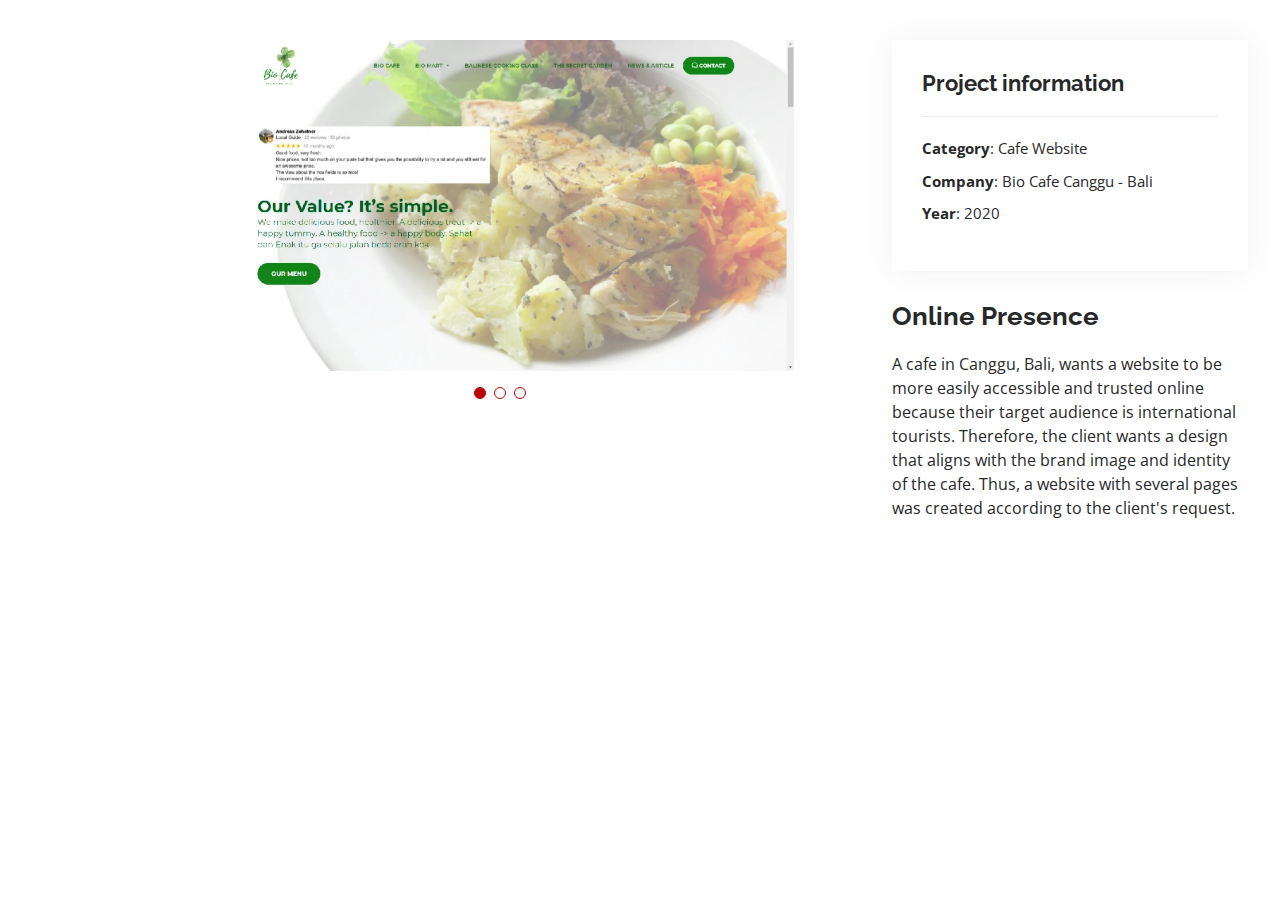
<file: bio-cafe-canggu-details.html>
<!DOCTYPE html>
<html lang="en">

<head>
  <meta charset="utf-8">
  <meta content="width=device-width, initial-scale=1.0" name="viewport">

  <title>Bio Cafe Canggu Project Details</title>
  <meta content="" name="description">
  <meta content="" name="keywords">

  <!-- Favicons -->
  <link href="assets/img/favicon.png" rel="icon">
  <link href="assets/img/apple-touch-icon.png" rel="apple-touch-icon">

  <!-- Google Fonts -->
  <link href="https://fonts.googleapis.com/css?family=Open+Sans:300,300i,400,400i,600,600i,700,700i|Raleway:300,300i,400,400i,500,500i,600,600i,700,700i|Poppins:300,300i,400,400i,500,500i,600,600i,700,700i" rel="stylesheet">

  <!-- Vendor CSS Files -->
  <link href="assets/vendor/aos/aos.css" rel="stylesheet">
  <link href="assets/vendor/bootstrap/css/bootstrap.min.css" rel="stylesheet">
  <link href="assets/vendor/bootstrap-icons/bootstrap-icons.css" rel="stylesheet">
  <link href="assets/vendor/boxicons/css/boxicons.min.css" rel="stylesheet">
  <link href="assets/vendor/glightbox/css/glightbox.min.css" rel="stylesheet">
  <link href="assets/vendor/swiper/swiper-bundle.min.css" rel="stylesheet">

  <!-- Template Main CSS File -->
  <link href="assets/css/style.css" rel="stylesheet">

  <!-- =======================================================
  * Template Name: MyResume - v4.8.1
  * Template URL: https://bootstrapmade.com/free-html-bootstrap-template-my-resume/
  * Author: BootstrapMade.com
  * License: https://bootstrapmade.com/license/
  ======================================================== -->
</head>

<body>

  <main id="main">

    <!-- ======= Portfolio Details Section ======= -->
    <section id="portfolio-details" class="portfolio-details">
      <div class="container">

        <div class="row gy-4">

          <div class="col-lg-8">
            <div class="portfolio-details-slider swiper">
              <div class="swiper-wrapper align-items-center">

                <div class="swiper-slide">
                  <img src="assets/img/portfolio/bio-cafe-canggu/bio-cafe-canggu-website-1.webp" alt="">
                </div>
                <div class="swiper-slide">
                  <img src="assets/img/portfolio/bio-cafe-canggu/bio-cafe-canggu-website-2.webp" alt="">
                </div>
                <div class="swiper-slide">
                  <img src="assets/img/portfolio/bio-cafe-canggu/bio-cafe-canggu-website-3.webp" alt="">
                </div>
               
              </div>
              <div class="swiper-pagination"></div>
            </div>
          </div>

          <div class="col-lg-4">
            <div class="portfolio-info">
              <h3>Project information</h3>
              <ul>
                <li><strong>Category</strong>: Cafe Website</li>
                <li><strong>Company</strong>: Bio Cafe Canggu - Bali</li>
                <li><strong>Year</strong>: 2020</li>
              </ul>
            </div>
            <div class="portfolio-description">
              <h2>Online Presence</h2>
              <p>A cafe in Canggu, Bali, wants a website to be more easily accessible and 
                trusted online because their target audience is international tourists. 
                Therefore, the client wants a design that aligns with the brand image and identity of the cafe. 
                Thus, a website with several pages was created according to the client's request.
            </div>
          </div>

        </div>

      </div>
    </section><!-- End Portfolio Details Section -->

  </main><!-- End #main -->

  <div id="preloader"></div>
  <a href="#" class="back-to-top d-flex align-items-center justify-content-center"><i class="bi bi-arrow-up-short"></i></a>

  <!-- Vendor JS Files -->
  <script src="assets/vendor/purecounter/purecounter_vanilla.js"></script>
  <script src="assets/vendor/aos/aos.js"></script>
  <script src="assets/vendor/bootstrap/js/bootstrap.bundle.min.js"></script>
  <script src="assets/vendor/glightbox/js/glightbox.min.js"></script>
  <script src="assets/vendor/isotope-layout/isotope.pkgd.min.js"></script>
  <script src="assets/vendor/swiper/swiper-bundle.min.js"></script>
  <script src="assets/vendor/typed.js/typed.min.js"></script>
  <script src="assets/vendor/waypoints/noframework.waypoints.js"></script>
  <script src="assets/vendor/php-email-form/validate.js"></script>

  <!-- Template Main JS File -->
  <script src="assets/js/main.js"></script>

</body>

</html>
</file>
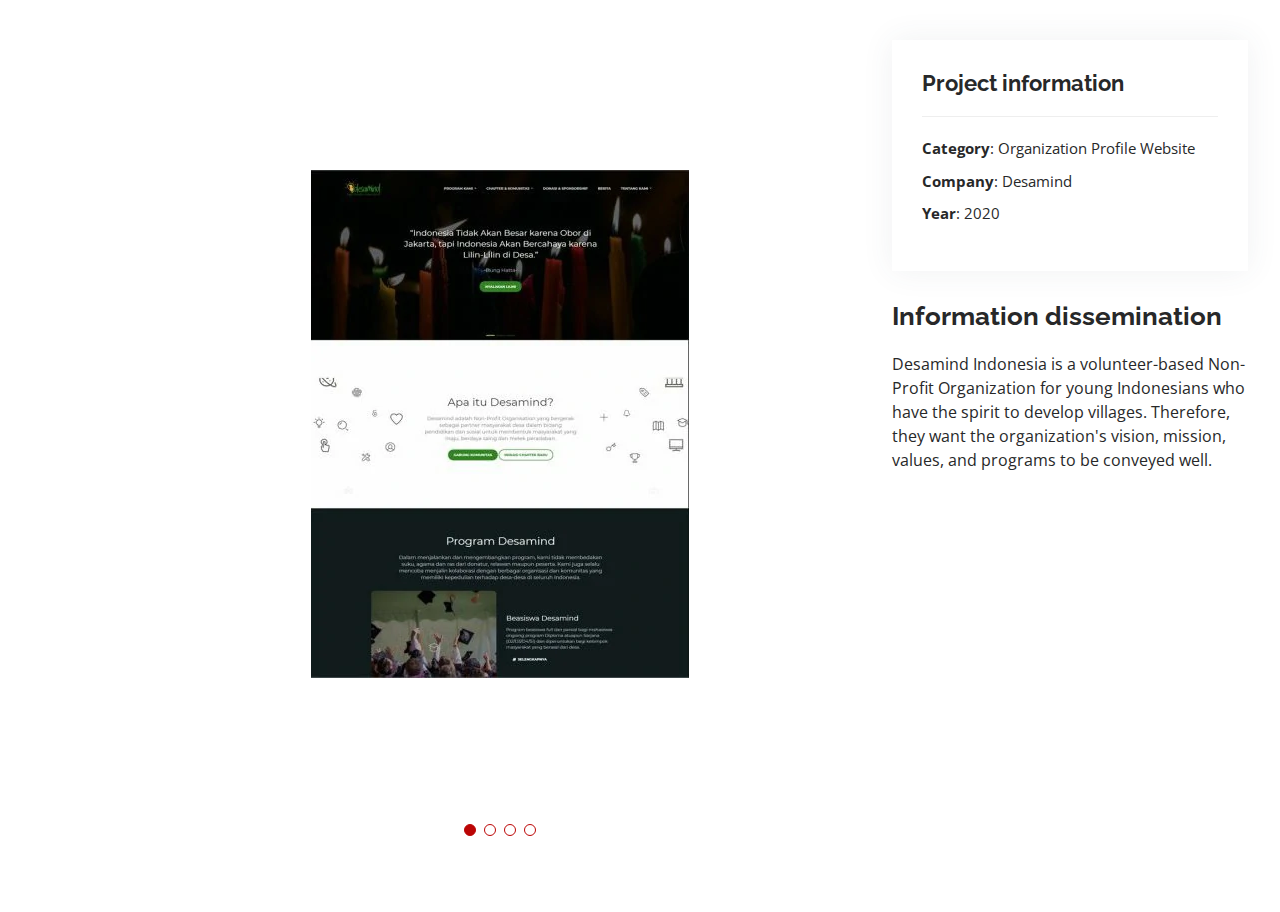
<file: desamind-details.html>
<!DOCTYPE html>
<html lang="en">

<head>
  <meta charset="utf-8">
  <meta content="width=device-width, initial-scale=1.0" name="viewport">

  <title>Desamind Project Details</title>
  <meta content="" name="description">
  <meta content="" name="keywords">

  <!-- Favicons -->
  <link href="assets/img/favicon.png" rel="icon">
  <link href="assets/img/apple-touch-icon.png" rel="apple-touch-icon">

  <!-- Google Fonts -->
  <link href="https://fonts.googleapis.com/css?family=Open+Sans:300,300i,400,400i,600,600i,700,700i|Raleway:300,300i,400,400i,500,500i,600,600i,700,700i|Poppins:300,300i,400,400i,500,500i,600,600i,700,700i" rel="stylesheet">

  <!-- Vendor CSS Files -->
  <link href="assets/vendor/aos/aos.css" rel="stylesheet">
  <link href="assets/vendor/bootstrap/css/bootstrap.min.css" rel="stylesheet">
  <link href="assets/vendor/bootstrap-icons/bootstrap-icons.css" rel="stylesheet">
  <link href="assets/vendor/boxicons/css/boxicons.min.css" rel="stylesheet">
  <link href="assets/vendor/glightbox/css/glightbox.min.css" rel="stylesheet">
  <link href="assets/vendor/swiper/swiper-bundle.min.css" rel="stylesheet">

  <!-- Template Main CSS File -->
  <link href="assets/css/style.css" rel="stylesheet">

  <!-- =======================================================
  * Template Name: MyResume - v4.8.1
  * Template URL: https://bootstrapmade.com/free-html-bootstrap-template-my-resume/
  * Author: BootstrapMade.com
  * License: https://bootstrapmade.com/license/
  ======================================================== -->
</head>

<body>

  <main id="main">

    <!-- ======= Portfolio Details Section ======= -->
    <section id="portfolio-details" class="portfolio-details">
      <div class="container">

        <div class="row gy-4">

          <div class="col-lg-8">
            <div class="portfolio-details-slider swiper">
              <div class="swiper-wrapper align-items-center">

                <div class="swiper-slide">
                  <img src="assets/img/portfolio/desamind/desamind-website-1.webp" alt="">
                </div>
                <div class="swiper-slide">
                  <img src="assets/img/portfolio/desamind/desamind-website-2.webp" alt="">
                </div>
                <div class="swiper-slide">
                  <img src="assets/img/portfolio/desamind/desamind-website-3.webp" alt="">
                </div>
                <div class="swiper-slide">
                  <img src="assets/img/portfolio/desamind/desamind-website-4.webp" alt="">
                </div>

               
              </div>
              <div class="swiper-pagination"></div>
            </div>
          </div>

          <div class="col-lg-4">
            <div class="portfolio-info">
              <h3>Project information</h3>
              <ul>
                <li><strong>Category</strong>: Organization Profile Website</li>
                <li><strong>Company</strong>: Desamind</li>
                <li><strong>Year</strong>: 2020</li>
              </ul>
            </div>
            <div class="portfolio-description">
              <h2>Information dissemination</h2>
              <p>
                Desamind Indonesia is a volunteer-based Non-Profit Organization for young Indonesians 
                who have the spirit to develop villages. Therefore, they want the organization's vision, 
                mission, values, and programs to be conveyed well.
            </div>
          </div>

        </div>

      </div>
    </section><!-- End Portfolio Details Section -->

  </main><!-- End #main -->

  <div id="preloader"></div>
  <a href="#" class="back-to-top d-flex align-items-center justify-content-center"><i class="bi bi-arrow-up-short"></i></a>

  <!-- Vendor JS Files -->
  <script src="assets/vendor/purecounter/purecounter_vanilla.js"></script>
  <script src="assets/vendor/aos/aos.js"></script>
  <script src="assets/vendor/bootstrap/js/bootstrap.bundle.min.js"></script>
  <script src="assets/vendor/glightbox/js/glightbox.min.js"></script>
  <script src="assets/vendor/isotope-layout/isotope.pkgd.min.js"></script>
  <script src="assets/vendor/swiper/swiper-bundle.min.js"></script>
  <script src="assets/vendor/typed.js/typed.min.js"></script>
  <script src="assets/vendor/waypoints/noframework.waypoints.js"></script>
  <script src="assets/vendor/php-email-form/validate.js"></script>

  <!-- Template Main JS File -->
  <script src="assets/js/main.js"></script>

</body>

</html>
</file>
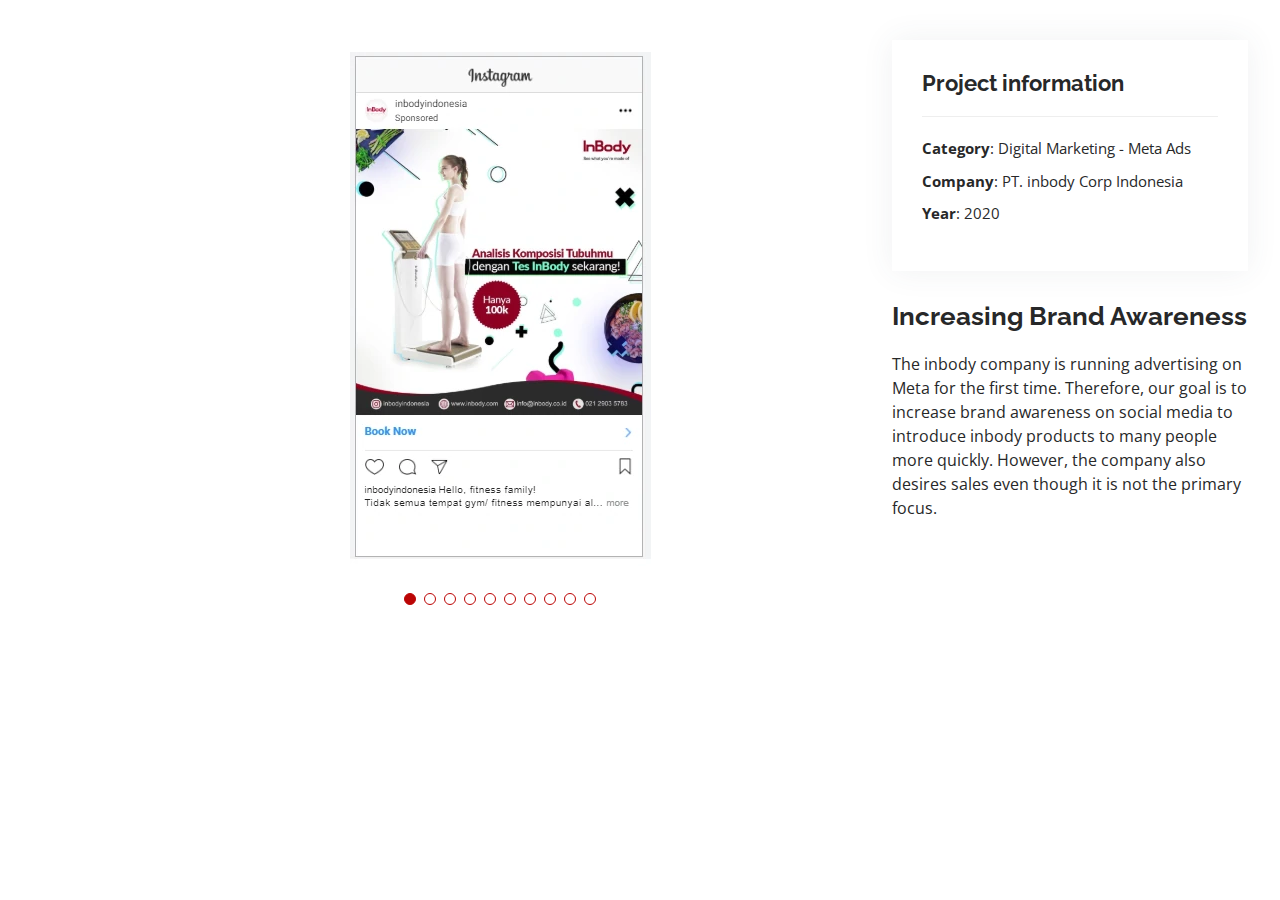
<file: digital-marketing-inbody-details.html>
<!DOCTYPE html>
<html lang="en">

<head>
  <meta charset="utf-8">
  <meta content="width=device-width, initial-scale=1.0" name="viewport">

  <title>inbody Portfolio Details</title>
  <meta content="" name="description">
  <meta content="" name="keywords">

  <!-- Favicons -->
  <link href="assets/img/favicon.png" rel="icon">
  <link href="assets/img/apple-touch-icon.png" rel="apple-touch-icon">

  <!-- Google Fonts -->
  <link href="https://fonts.googleapis.com/css?family=Open+Sans:300,300i,400,400i,600,600i,700,700i|Raleway:300,300i,400,400i,500,500i,600,600i,700,700i|Poppins:300,300i,400,400i,500,500i,600,600i,700,700i" rel="stylesheet">

  <!-- Vendor CSS Files -->
  <link href="assets/vendor/aos/aos.css" rel="stylesheet">
  <link href="assets/vendor/bootstrap/css/bootstrap.min.css" rel="stylesheet">
  <link href="assets/vendor/bootstrap-icons/bootstrap-icons.css" rel="stylesheet">
  <link href="assets/vendor/boxicons/css/boxicons.min.css" rel="stylesheet">
  <link href="assets/vendor/glightbox/css/glightbox.min.css" rel="stylesheet">
  <link href="assets/vendor/swiper/swiper-bundle.min.css" rel="stylesheet">

  <!-- Template Main CSS File -->
  <link href="assets/css/style.css" rel="stylesheet">

  <!-- =======================================================
  * Template Name: MyResume - v4.8.1
  * Template URL: https://bootstrapmade.com/free-html-bootstrap-template-my-resume/
  * Author: BootstrapMade.com
  * License: https://bootstrapmade.com/license/
  ======================================================== -->
</head>

<body>

  <main id="main">

    <!-- ======= Portfolio Details Section ======= -->
    <section id="portfolio-details" class="portfolio-details">
      <div class="container">

        <div class="row gy-4">

          <div class="col-lg-8">
            <div class="portfolio-details-slider swiper">
              <div class="swiper-wrapper align-items-center">

                <div class="swiper-slide">
                  <img src="assets/img/portfolio/inbody/1.webp" alt="">
                </div>
                <div class="swiper-slide">
                  <img src="assets/img/portfolio/inbody/2.webp" alt="">
                </div>
                <div class="swiper-slide">
                  <img src="assets/img/portfolio/inbody/3.webp" alt="">
                </div>
                <div class="swiper-slide">
                  <img src="assets/img/portfolio/inbody/4.webp" alt="">
                </div>
                <div class="swiper-slide">
                  <img src="assets/img/portfolio/inbody/5.webp" alt="">
                </div>
                <div class="swiper-slide">
                  <img src="assets/img/portfolio/inbody/6.webp" alt="">
                </div>
                <div class="swiper-slide">
                  <img src="assets/img/portfolio/inbody/7.webp" alt="">
                </div>
                <div class="swiper-slide">
                  <img src="assets/img/portfolio/inbody/8.webp" alt="">
                </div>
                <div class="swiper-slide">
                  <img src="assets/img/portfolio/inbody/9.webp" alt="">
                </div>
                <div class="swiper-slide">
                  <img src="assets/img/portfolio/inbody/10.webp" alt="">
                </div>



              </div>
              <div class="swiper-pagination"></div>
            </div>
          </div>

          <div class="col-lg-4">
            <div class="portfolio-info">
              <h3>Project information</h3>
              <ul>
                <li><strong>Category</strong>: Digital Marketing - Meta Ads</li>
                <li><strong>Company</strong>: PT. inbody Corp Indonesia</li>
                <li><strong>Year</strong>: 2020</li>
              </ul>
            </div>
            <div class="portfolio-description">
              <h2>Increasing Brand Awareness</h2>
              <p>
                The inbody company is running advertising on Meta for the first time. 
                Therefore, our goal is to increase brand awareness on social media to introduce inbody products 
                to many people more quickly. However, the company also desires sales even though it is not the primary focus.
            </div>
          </div>

        </div>

      </div>
    </section><!-- End Portfolio Details Section -->

  </main><!-- End #main -->

  <div id="preloader"></div>
  <a href="#" class="back-to-top d-flex align-items-center justify-content-center"><i class="bi bi-arrow-up-short"></i></a>

  <!-- Vendor JS Files -->
  <script src="assets/vendor/purecounter/purecounter_vanilla.js"></script>
  <script src="assets/vendor/aos/aos.js"></script>
  <script src="assets/vendor/bootstrap/js/bootstrap.bundle.min.js"></script>
  <script src="assets/vendor/glightbox/js/glightbox.min.js"></script>
  <script src="assets/vendor/isotope-layout/isotope.pkgd.min.js"></script>
  <script src="assets/vendor/swiper/swiper-bundle.min.js"></script>
  <script src="assets/vendor/typed.js/typed.min.js"></script>
  <script src="assets/vendor/waypoints/noframework.waypoints.js"></script>
  <script src="assets/vendor/php-email-form/validate.js"></script>

  <!-- Template Main JS File -->
  <script src="assets/js/main.js"></script>

</body>

</html>
</file>
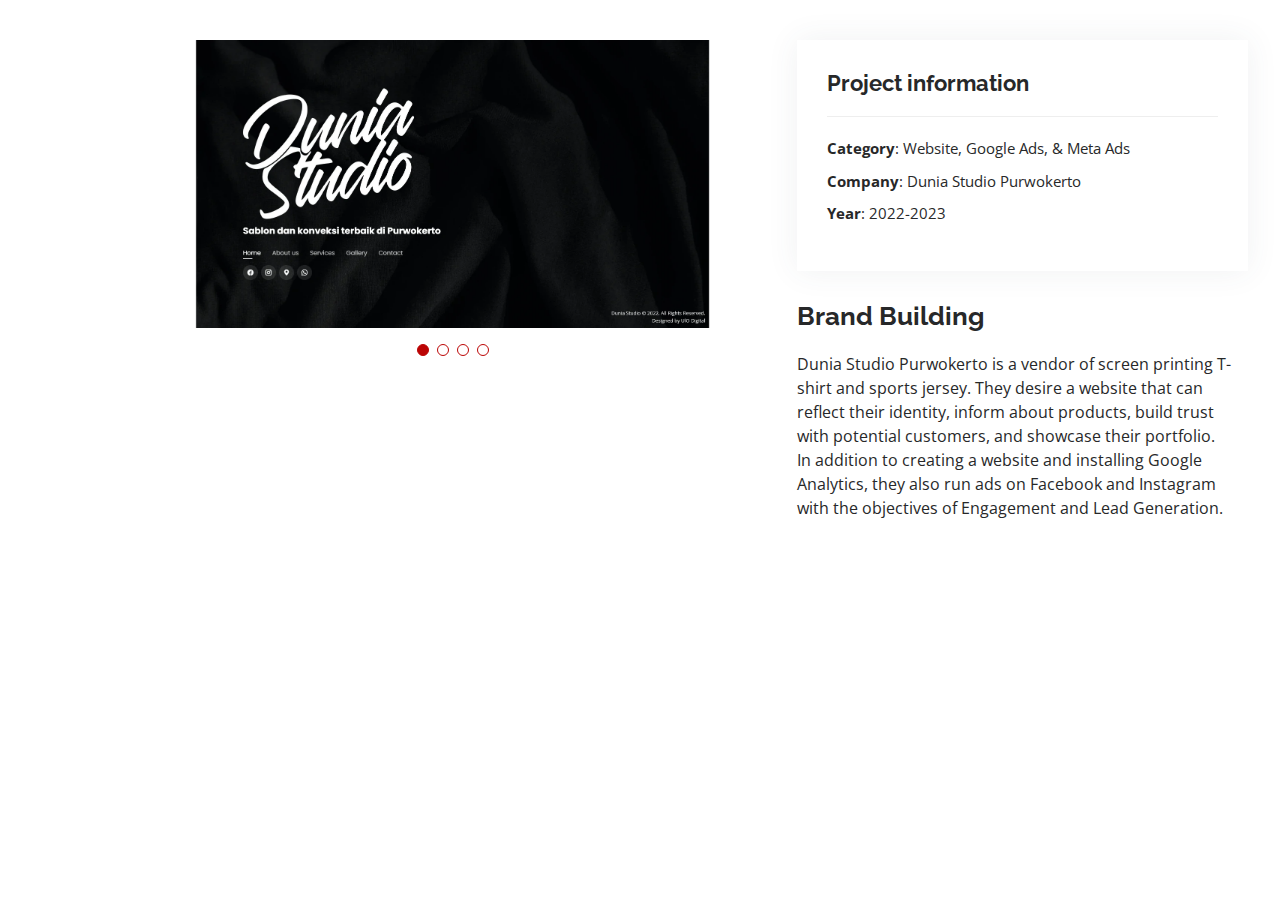
<file: dunia-studio-details.html>
<!DOCTYPE html>
<html lang="en">

<head>
  <meta charset="utf-8">
  <meta content="width=device-width, initial-scale=1.0" name="viewport">

  <title>Dunia Studio Purwokerto Project Details</title>
  <meta content="" name="description">
  <meta content="" name="keywords">

  <!-- Favicons -->
  <link href="assets/img/favicon.png" rel="icon">
  <link href="assets/img/apple-touch-icon.png" rel="apple-touch-icon">

  <!-- Google Fonts -->
  <link href="https://fonts.googleapis.com/css?family=Open+Sans:300,300i,400,400i,600,600i,700,700i|Raleway:300,300i,400,400i,500,500i,600,600i,700,700i|Poppins:300,300i,400,400i,500,500i,600,600i,700,700i" rel="stylesheet">

  <!-- Vendor CSS Files -->
  <link href="assets/vendor/aos/aos.css" rel="stylesheet">
  <link href="assets/vendor/bootstrap/css/bootstrap.min.css" rel="stylesheet">
  <link href="assets/vendor/bootstrap-icons/bootstrap-icons.css" rel="stylesheet">
  <link href="assets/vendor/boxicons/css/boxicons.min.css" rel="stylesheet">
  <link href="assets/vendor/glightbox/css/glightbox.min.css" rel="stylesheet">
  <link href="assets/vendor/swiper/swiper-bundle.min.css" rel="stylesheet">

  <!-- Template Main CSS File -->
  <link href="assets/css/style.css" rel="stylesheet">

  <!-- =======================================================
  * Template Name: MyResume - v4.8.1
  * Template URL: https://bootstrapmade.com/free-html-bootstrap-template-my-resume/
  * Author: BootstrapMade.com
  * License: https://bootstrapmade.com/license/
  ======================================================== -->
</head>

<body>

  <main id="main">

    <!-- ======= Portfolio Details Section ======= -->
    <section id="portfolio-details" class="portfolio-details">
      <div class="container">

        <div class="row gy-4">

          <div class="col-lg-7 align-items-center">
            <div class="portfolio-details-slider swiper">
              <div class="swiper-wrapper align-items-center">

                <div class="swiper-slide">
                  <img src="assets/img/portfolio/dunia-studio-purwokerto/website-dunia-studio-purwokerto-1.webp" alt="">
                </div>
                <div class="swiper-slide">
                  <img src="assets/img/portfolio/dunia-studio-purwokerto/website-dunia-studio-purwokerto-2.webp" alt="">
                </div>
                <div class="swiper-slide">
                  <img src="assets/img/portfolio/dunia-studio-purwokerto/Google-Analytics-DS.webp" alt="">
                </div>
                <div class="swiper-slide">
                  <img src="assets/img/portfolio/dunia-studio-purwokerto/Meta-Ads-DS.webp" alt="">
                </div>

               
              </div>
              <div class="swiper-pagination"></div>
            </div>
          </div>

          <div class="col-lg-5">
            <div class="portfolio-info">
              <h3>Project information</h3>
              <ul>
                <li><strong>Category</strong>: Website, Google Ads, & Meta Ads</li>
                <li><strong>Company</strong>: Dunia Studio Purwokerto</li>
                <li><strong>Year</strong>: 2022-2023</li>
              </ul>
            </div>
            <div class="portfolio-description">
              <h2>Brand Building</h2>
              <p>
                Dunia Studio Purwokerto is a vendor of screen printing T-shirt and sports jersey. 
                They desire a website that can reflect their identity, inform about products, 
                build trust with potential customers, and showcase their portfolio.
                <br>
                In addition to creating a website and installing Google Analytics, 
                they also run ads on Facebook and Instagram with the objectives of Engagement and Lead Generation.
            </div>
          </div>

        </div>

      </div>
    </section><!-- End Portfolio Details Section -->

  </main><!-- End #main -->

  <div id="preloader"></div>
  <a href="#" class="back-to-top d-flex align-items-center justify-content-center"><i class="bi bi-arrow-up-short"></i></a>

  <!-- Vendor JS Files -->
  <script src="assets/vendor/purecounter/purecounter_vanilla.js"></script>
  <script src="assets/vendor/aos/aos.js"></script>
  <script src="assets/vendor/bootstrap/js/bootstrap.bundle.min.js"></script>
  <script src="assets/vendor/glightbox/js/glightbox.min.js"></script>
  <script src="assets/vendor/isotope-layout/isotope.pkgd.min.js"></script>
  <script src="assets/vendor/swiper/swiper-bundle.min.js"></script>
  <script src="assets/vendor/typed.js/typed.min.js"></script>
  <script src="assets/vendor/waypoints/noframework.waypoints.js"></script>
  <script src="assets/vendor/php-email-form/validate.js"></script>

  <!-- Template Main JS File -->
  <script src="assets/js/main.js"></script>

</body>

</html>
</file>
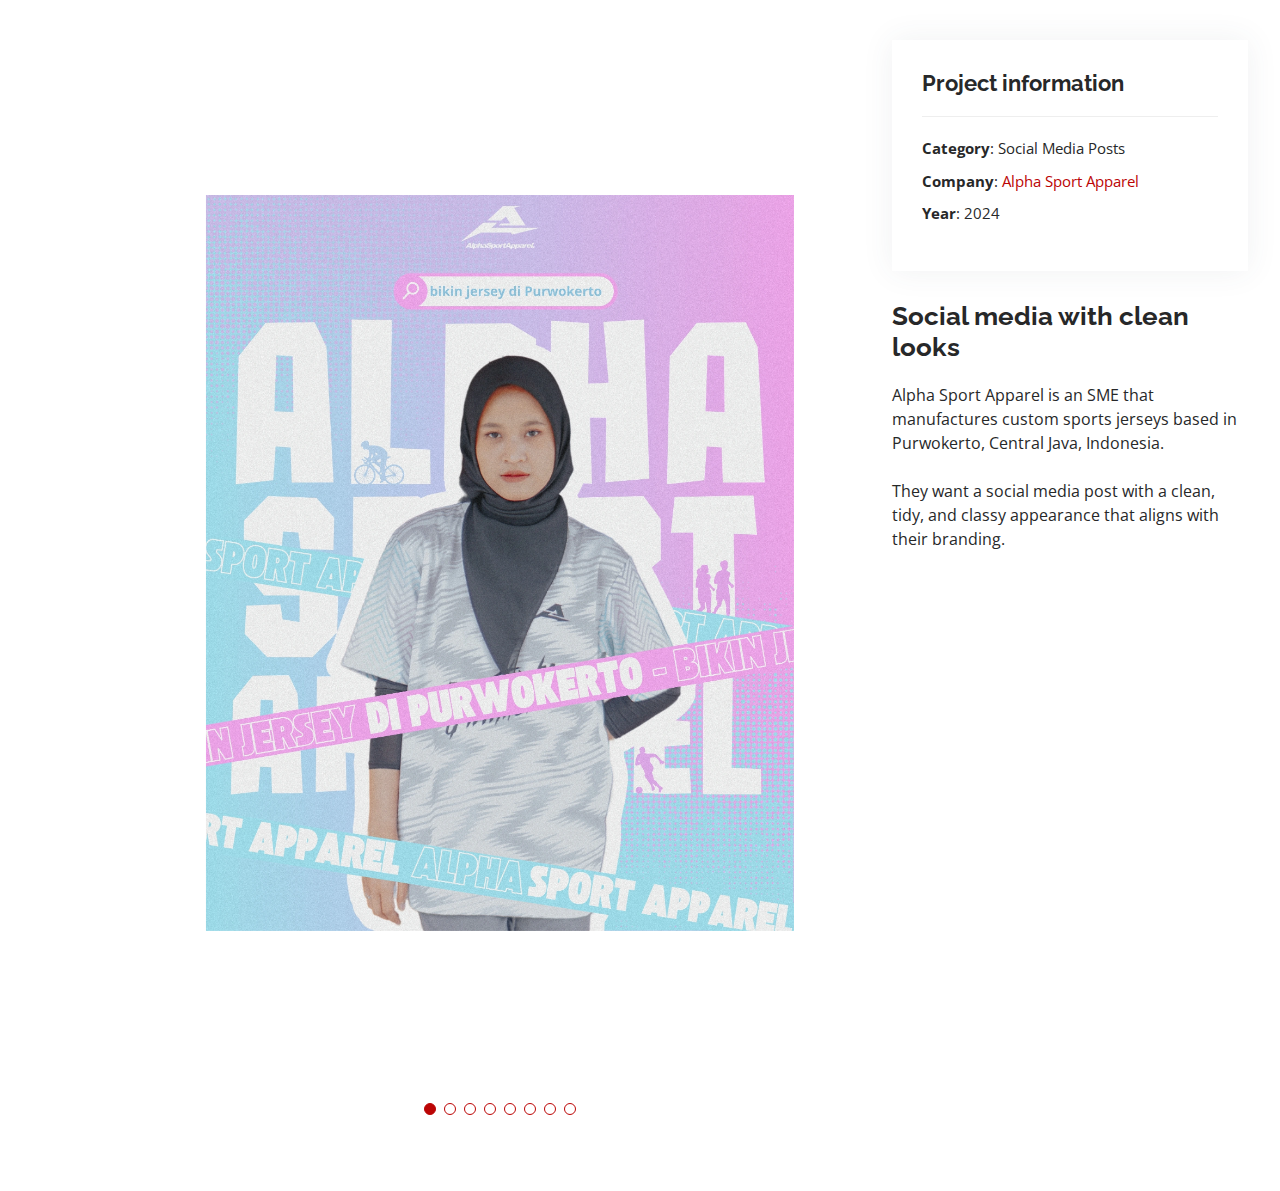
<file: graphic-design-alpha-sport-details.html>
<!DOCTYPE html>
<html lang="en">

<head>
  <meta charset="utf-8">
  <meta content="width=device-width, initial-scale=1.0" name="viewport">

  <title>inbody Portfolio Details</title>
  <meta content="" name="description">
  <meta content="" name="keywords">

  <!-- Favicons -->
  <link href="assets/img/favicon.png" rel="icon">
  <link href="assets/img/apple-touch-icon.png" rel="apple-touch-icon">

  <!-- Google Fonts -->
  <link href="https://fonts.googleapis.com/css?family=Open+Sans:300,300i,400,400i,600,600i,700,700i|Raleway:300,300i,400,400i,500,500i,600,600i,700,700i|Poppins:300,300i,400,400i,500,500i,600,600i,700,700i" rel="stylesheet">

  <!-- Vendor CSS Files -->
  <link href="assets/vendor/aos/aos.css" rel="stylesheet">
  <link href="assets/vendor/bootstrap/css/bootstrap.min.css" rel="stylesheet">
  <link href="assets/vendor/bootstrap-icons/bootstrap-icons.css" rel="stylesheet">
  <link href="assets/vendor/boxicons/css/boxicons.min.css" rel="stylesheet">
  <link href="assets/vendor/glightbox/css/glightbox.min.css" rel="stylesheet">
  <link href="assets/vendor/swiper/swiper-bundle.min.css" rel="stylesheet">

  <!-- Template Main CSS File -->
  <link href="assets/css/style.css" rel="stylesheet">

  <!-- =======================================================
  * Template Name: MyResume - v4.8.1
  * Template URL: https://bootstrapmade.com/free-html-bootstrap-template-my-resume/
  * Author: BootstrapMade.com
  * License: https://bootstrapmade.com/license/
  ======================================================== -->
</head>

<body>

  <main id="main">

    <!-- ======= Portfolio Details Section ======= -->
    <section id="portfolio-details" class="portfolio-details">
      <div class="container">

        <div class="row gy-4">

          <div class="col-lg-8">
            <div class="portfolio-details-slider swiper">
              <div class="swiper-wrapper align-items-center">

                <div class="swiper-slide">
                  <img src="assets/img/portfolio/alpha-sport/jersey-bola-alpha-sport-apparel-purwokerto.webp" alt="">
                </div>
                <div class="swiper-slide">
                  <img src="assets/img/portfolio/alpha-sport/story-jersey-bola-alpha-sport-apparel-purwokerto.webp" alt="">
                </div>
                <div class="swiper-slide">
                  <img src="assets/img/portfolio/alpha-sport/jersey-running-alpha-sport-apparel-purwokerto.webp" alt="">
                </div>
                <div class="swiper-slide">
                  <img src="assets/img/portfolio/alpha-sport/konten-jersey-favorit-alpha-sport-apparel-purwokerto.webp" alt="">
                </div>
                <div class="swiper-slide">
                  <img src="assets/img/portfolio/alpha-sport/konten-alpha-sport-apparel-purwokerto-1.webp" alt="">
                </div>
                <div class="swiper-slide">
                  <img src="assets/img/portfolio/alpha-sport/konten-alpha-sport-apparel-purwokerto-2.webp" alt="">
                </div>
                <div class="swiper-slide">
                  <img src="assets/img/portfolio/alpha-sport/konten-alpha-sport-apparel-purwokerto-3.webp" alt="">
                </div>
                <div class="swiper-slide">
                  <img src="assets/img/portfolio/alpha-sport/konten-alpha-sport-apparel-purwokerto-4.webp" alt="">
                </div>
              </div>
              <div class="swiper-pagination"></div>
            </div>
          </div>

          <div class="col-lg-4">
            <div class="portfolio-info">
              <h3>Project information</h3>
              <ul>
                <li><strong>Category</strong>: Social Media Posts</li>
                <li><strong>Company</strong>: <a href="https://instagram.com/alphasportapparel" target="_blank">Alpha Sport Apparel</a></li>
                <li><strong>Year</strong>: 2024</li>
              </ul>
            </div>
            <div class="portfolio-description">
              <h2>Social media with clean looks</h2>
              <p>
                Alpha Sport Apparel is an SME that manufactures custom sports jerseys based in Purwokerto, Central Java, Indonesia.
                <br>
                <br> 
                They want a social media post with a clean, tidy, and classy appearance that aligns with their branding.
            </div>
          </div>

        </div>

      </div>
    </section><!-- End Portfolio Details Section -->

  </main><!-- End #main -->

  <div id="preloader"></div>
  <a href="#" class="back-to-top d-flex align-items-center justify-content-center"><i class="bi bi-arrow-up-short"></i></a>

  <!-- Vendor JS Files -->
  <script src="assets/vendor/purecounter/purecounter_vanilla.js"></script>
  <script src="assets/vendor/aos/aos.js"></script>
  <script src="assets/vendor/bootstrap/js/bootstrap.bundle.min.js"></script>
  <script src="assets/vendor/glightbox/js/glightbox.min.js"></script>
  <script src="assets/vendor/isotope-layout/isotope.pkgd.min.js"></script>
  <script src="assets/vendor/swiper/swiper-bundle.min.js"></script>
  <script src="assets/vendor/typed.js/typed.min.js"></script>
  <script src="assets/vendor/waypoints/noframework.waypoints.js"></script>
  <script src="assets/vendor/php-email-form/validate.js"></script>

  <!-- Template Main JS File -->
  <script src="assets/js/main.js"></script>

</body>

</html>
</file>
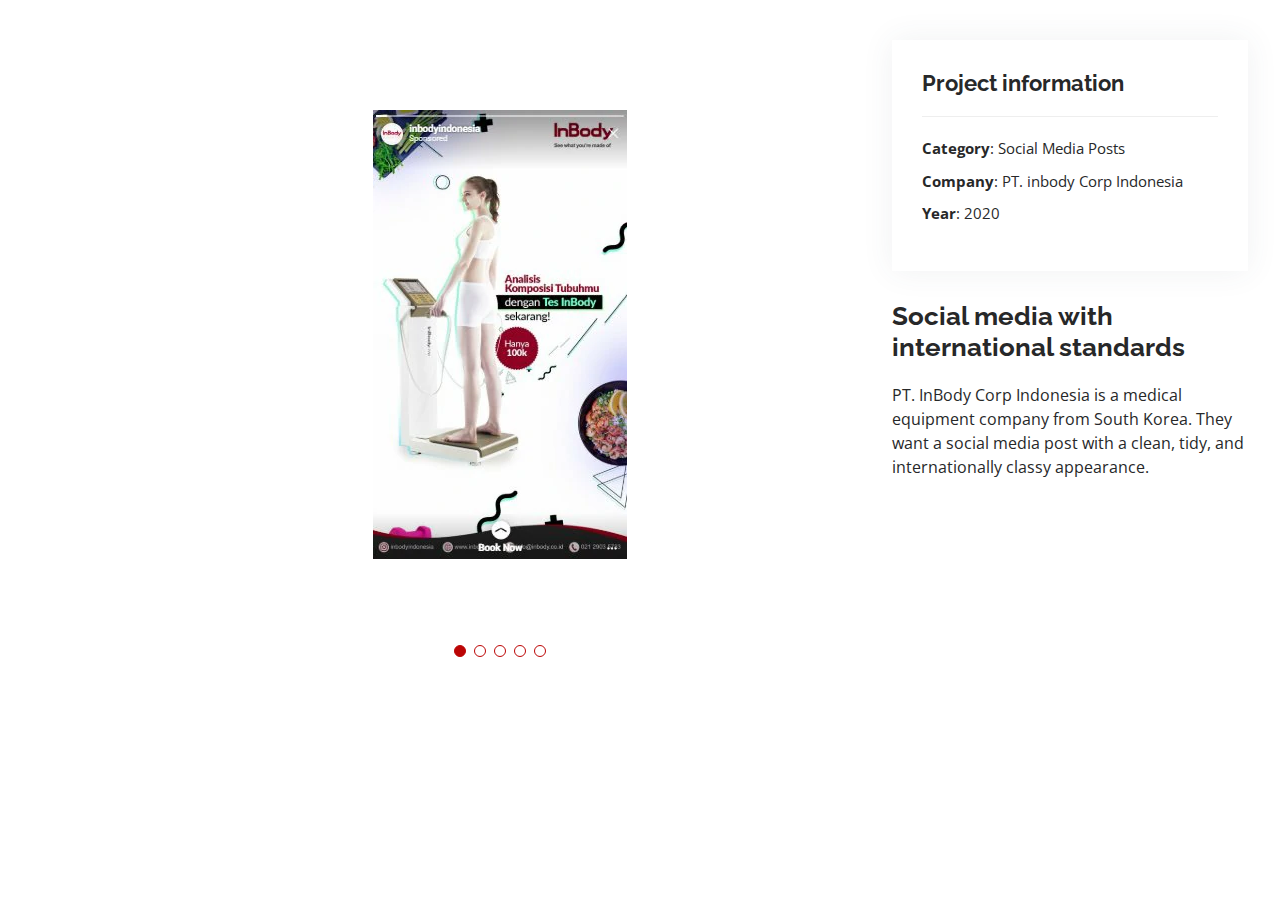
<file: graphic-design-inbody-details.html>
<!DOCTYPE html>
<html lang="en">

<head>
  <meta charset="utf-8">
  <meta content="width=device-width, initial-scale=1.0" name="viewport">

  <title>inbody Portfolio Details</title>
  <meta content="" name="description">
  <meta content="" name="keywords">

  <!-- Favicons -->
  <link href="assets/img/favicon.png" rel="icon">
  <link href="assets/img/apple-touch-icon.png" rel="apple-touch-icon">

  <!-- Google Fonts -->
  <link href="https://fonts.googleapis.com/css?family=Open+Sans:300,300i,400,400i,600,600i,700,700i|Raleway:300,300i,400,400i,500,500i,600,600i,700,700i|Poppins:300,300i,400,400i,500,500i,600,600i,700,700i" rel="stylesheet">

  <!-- Vendor CSS Files -->
  <link href="assets/vendor/aos/aos.css" rel="stylesheet">
  <link href="assets/vendor/bootstrap/css/bootstrap.min.css" rel="stylesheet">
  <link href="assets/vendor/bootstrap-icons/bootstrap-icons.css" rel="stylesheet">
  <link href="assets/vendor/boxicons/css/boxicons.min.css" rel="stylesheet">
  <link href="assets/vendor/glightbox/css/glightbox.min.css" rel="stylesheet">
  <link href="assets/vendor/swiper/swiper-bundle.min.css" rel="stylesheet">

  <!-- Template Main CSS File -->
  <link href="assets/css/style.css" rel="stylesheet">

  <!-- =======================================================
  * Template Name: MyResume - v4.8.1
  * Template URL: https://bootstrapmade.com/free-html-bootstrap-template-my-resume/
  * Author: BootstrapMade.com
  * License: https://bootstrapmade.com/license/
  ======================================================== -->
</head>

<body>

  <main id="main">

    <!-- ======= Portfolio Details Section ======= -->
    <section id="portfolio-details" class="portfolio-details">
      <div class="container">

        <div class="row gy-4">

          <div class="col-lg-8">
            <div class="portfolio-details-slider swiper">
              <div class="swiper-wrapper align-items-center">

                <div class="swiper-slide">
                  <img src="assets/img/portfolio/inbody/inbody-graphic-design-1.webp" alt="">
                </div>
                <div class="swiper-slide">
                  <img src="assets/img/portfolio/inbody/inbody-graphic-design-2.webp" alt="">
                </div>
                <div class="swiper-slide">
                  <img src="assets/img/portfolio/inbody/InBody-570.webp" alt="">
                </div>
                <div class="swiper-slide">
                  <img src="assets/img/portfolio/inbody/InBody-Band.webp" alt="">
                </div>
                <div class="swiper-slide">
                  <img src="assets/img/portfolio/inbody/InBody-Dial.webp" alt="">
                </div>

              </div>
              <div class="swiper-pagination"></div>
            </div>
          </div>

          <div class="col-lg-4">
            <div class="portfolio-info">
              <h3>Project information</h3>
              <ul>
                <li><strong>Category</strong>: Social Media Posts</li>
                <li><strong>Company</strong>: PT. inbody Corp Indonesia</li>
                <li><strong>Year</strong>: 2020</li>
              </ul>
            </div>
            <div class="portfolio-description">
              <h2>Social media with international standards</h2>
              <p>
                PT. InBody Corp Indonesia is a medical equipment company from South Korea. 
                They want a social media post with a clean, tidy, and internationally classy appearance.
            </div>
          </div>

        </div>

      </div>
    </section><!-- End Portfolio Details Section -->

  </main><!-- End #main -->

  <div id="preloader"></div>
  <a href="#" class="back-to-top d-flex align-items-center justify-content-center"><i class="bi bi-arrow-up-short"></i></a>

  <!-- Vendor JS Files -->
  <script src="assets/vendor/purecounter/purecounter_vanilla.js"></script>
  <script src="assets/vendor/aos/aos.js"></script>
  <script src="assets/vendor/bootstrap/js/bootstrap.bundle.min.js"></script>
  <script src="assets/vendor/glightbox/js/glightbox.min.js"></script>
  <script src="assets/vendor/isotope-layout/isotope.pkgd.min.js"></script>
  <script src="assets/vendor/swiper/swiper-bundle.min.js"></script>
  <script src="assets/vendor/typed.js/typed.min.js"></script>
  <script src="assets/vendor/waypoints/noframework.waypoints.js"></script>
  <script src="assets/vendor/php-email-form/validate.js"></script>

  <!-- Template Main JS File -->
  <script src="assets/js/main.js"></script>

</body>

</html>
</file>
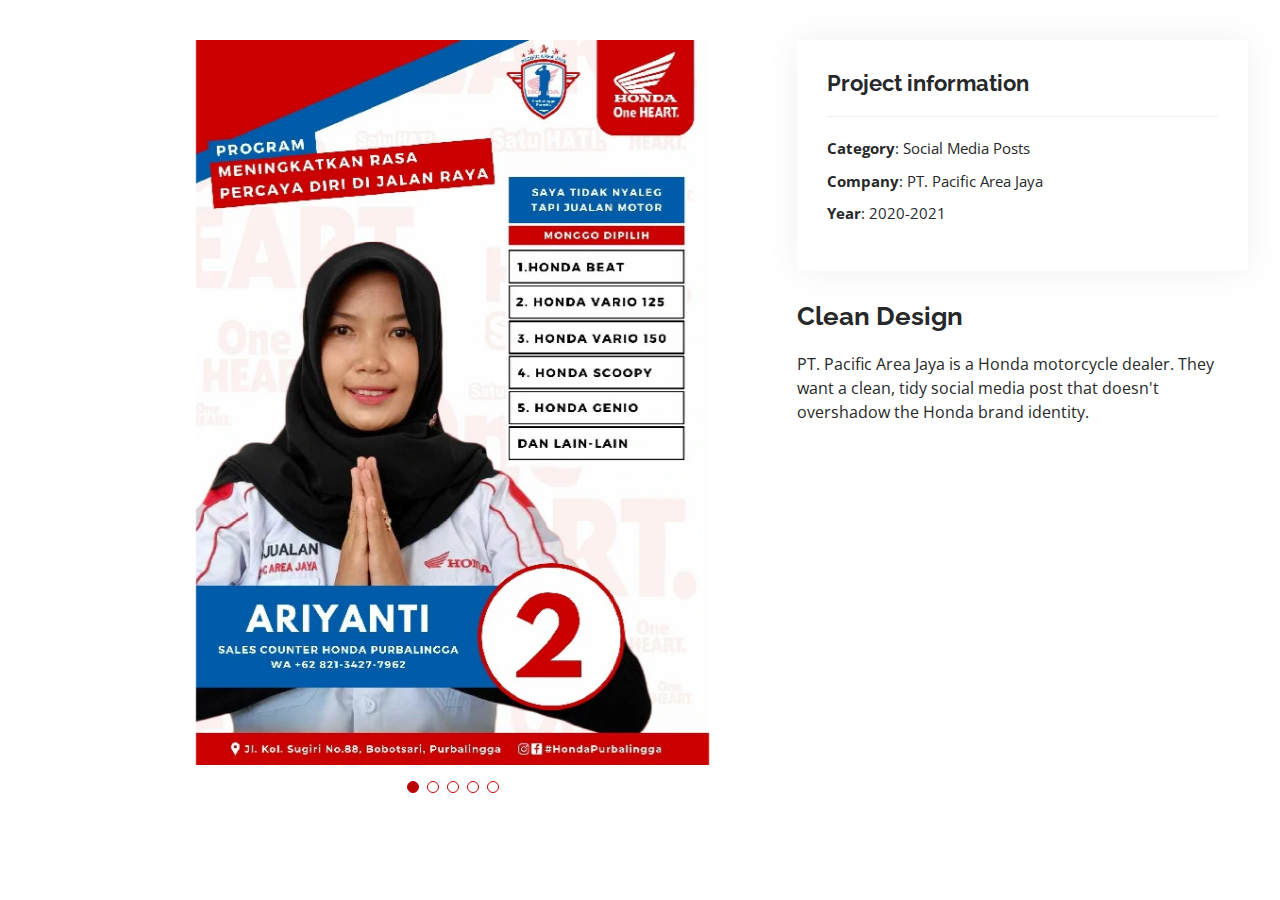
<file: pacific-area-jaya-details.html>
<!DOCTYPE html>
<html lang="en">

<head>
  <meta charset="utf-8">
  <meta content="width=device-width, initial-scale=1.0" name="viewport">

  <title>PT. Pacific Area Jaya Portfolio Details</title>
  <meta content="" name="description">
  <meta content="" name="keywords">

  <!-- Favicons -->
  <link href="assets/img/favicon.png" rel="icon">
  <link href="assets/img/apple-touch-icon.png" rel="apple-touch-icon">

  <!-- Google Fonts -->
  <link href="https://fonts.googleapis.com/css?family=Open+Sans:300,300i,400,400i,600,600i,700,700i|Raleway:300,300i,400,400i,500,500i,600,600i,700,700i|Poppins:300,300i,400,400i,500,500i,600,600i,700,700i" rel="stylesheet">

  <!-- Vendor CSS Files -->
  <link href="assets/vendor/aos/aos.css" rel="stylesheet">
  <link href="assets/vendor/bootstrap/css/bootstrap.min.css" rel="stylesheet">
  <link href="assets/vendor/bootstrap-icons/bootstrap-icons.css" rel="stylesheet">
  <link href="assets/vendor/boxicons/css/boxicons.min.css" rel="stylesheet">
  <link href="assets/vendor/glightbox/css/glightbox.min.css" rel="stylesheet">
  <link href="assets/vendor/swiper/swiper-bundle.min.css" rel="stylesheet">

  <!-- Template Main CSS File -->
  <link href="assets/css/style.css" rel="stylesheet">

  <!-- =======================================================
  * Template Name: MyResume - v4.8.1
  * Template URL: https://bootstrapmade.com/free-html-bootstrap-template-my-resume/
  * Author: BootstrapMade.com
  * License: https://bootstrapmade.com/license/
  ======================================================== -->
</head>

<body>

  <main id="main">

    <!-- ======= Portfolio Details Section ======= -->
    <section id="portfolio-details" class="portfolio-details">
      <div class="container">

        <div class="row gy-4">

          <div class="col-lg-7 align-items-center">
            <div class="portfolio-details-slider swiper">
              <div class="swiper-wrapper align-items-center">

                <div class="swiper-slide">
                  <img src="assets/img/portfolio/pacific-area-jaya/paj-graphic-design-1.webp" alt="">
                </div>
                <div class="swiper-slide">
                  <img src="assets/img/portfolio/pacific-area-jaya/paj-graphic-design-2.webp" alt="">
                </div>
                <div class="swiper-slide">
                  <img src="assets/img/portfolio/pacific-area-jaya/paj-graphic-design-3.webp" alt="">
                </div>
                <div class="swiper-slide">
                  <img src="assets/img/portfolio/pacific-area-jaya/paj-graphic-design-4.webp" alt="">
                </div>
                <div class="swiper-slide">
                  <img src="assets/img/portfolio/pacific-area-jaya/paj-graphic-design-5.webp" alt="">
                </div>
               
              </div>
              <div class="swiper-pagination"></div>
            </div>
          </div>

          <div class="col-lg-5">
            <div class="portfolio-info">
              <h3>Project information</h3>
              <ul>
                <li><strong>Category</strong>: Social Media Posts</li>
                <li><strong>Company</strong>: PT. Pacific Area Jaya</li>
                <li><strong>Year</strong>: 2020-2021</li>
              </ul>
            </div>
            <div class="portfolio-description">
              <h2>Clean Design</h2>
              <p>
                PT. Pacific Area Jaya is a Honda motorcycle dealer. 
                They want a clean, tidy social media post that doesn't overshadow the Honda brand identity.
            </div>
          </div>

        </div>

      </div>
    </section><!-- End Portfolio Details Section -->

  </main><!-- End #main -->

  <div id="preloader"></div>
  <a href="#" class="back-to-top d-flex align-items-center justify-content-center"><i class="bi bi-arrow-up-short"></i></a>

  <!-- Vendor JS Files -->
  <script src="assets/vendor/purecounter/purecounter_vanilla.js"></script>
  <script src="assets/vendor/aos/aos.js"></script>
  <script src="assets/vendor/bootstrap/js/bootstrap.bundle.min.js"></script>
  <script src="assets/vendor/glightbox/js/glightbox.min.js"></script>
  <script src="assets/vendor/isotope-layout/isotope.pkgd.min.js"></script>
  <script src="assets/vendor/swiper/swiper-bundle.min.js"></script>
  <script src="assets/vendor/typed.js/typed.min.js"></script>
  <script src="assets/vendor/waypoints/noframework.waypoints.js"></script>
  <script src="assets/vendor/php-email-form/validate.js"></script>

  <!-- Template Main JS File -->
  <script src="assets/js/main.js"></script>

</body>

</html>
</file>
<file: assets/css/style.css>
/**
* Template Name: MyResume - v4.8.1
* Template URL: https://bootstrapmade.com/free-html-bootstrap-template-my-resume/
* Author: BootstrapMade.com
* License: https://bootstrapmade.com/license/
*/

/*--------------------------------------------------------------
# General
--------------------------------------------------------------*/
body {
  font-family: "Open Sans", sans-serif;
  color: #272829;
}

a {
  color: #bb0505;
  text-decoration: none;
}

a:hover {
  color: #067ded;
  text-decoration: none;
}

h1,
h2,
h3,
h4,
h5,
h6 {
  font-family: "Raleway", sans-serif;
}

/*--------------------------------------------------------------
# Back to top button
--------------------------------------------------------------*/
.back-to-top {
  position: fixed;
  visibility: hidden;
  opacity: 0;
  right: 15px;
  bottom: 15px;
  z-index: 996;
  background: #bb0505;
  width: 40px;
  height: 40px;
  border-radius: 50px;
  transition: all 0.4s;
}

.back-to-top i {
  font-size: 28px;
  color: #fff;
  line-height: 0;
}

.back-to-top:hover {
  background: #fd3030;
  color: #fff;
}

.back-to-top.active {
  visibility: visible;
  opacity: 1;
}

/*--------------------------------------------------------------
# Preloader
--------------------------------------------------------------*/
#preloader {
  position: fixed;
  top: 0;
  left: 0;
  right: 0;
  bottom: 0;
  z-index: 9999;
  overflow: hidden;
  background: #fff;
}

#preloader:before {
  content: "";
  position: fixed;
  top: calc(50% - 30px);
  left: calc(50% - 30px);
  border: 6px solid #bb0505;
  border-top-color: #fff;
  border-bottom-color: #fff;
  border-radius: 50%;
  width: 60px;
  height: 60px;
  -webkit-animation: animate-preloader 1s linear infinite;
  animation: animate-preloader 1s linear infinite;
}

@-webkit-keyframes animate-preloader {
  0% {
    transform: rotate(0deg);
  }

  100% {
    transform: rotate(360deg);
  }
}

@keyframes animate-preloader {
  0% {
    transform: rotate(0deg);
  }

  100% {
    transform: rotate(360deg);
  }
}

/*--------------------------------------------------------------
# Disable aos animation delay on mobile devices
--------------------------------------------------------------*/
@media screen and (max-width: 768px) {
  [data-aos-delay] {
    transition-delay: 0 !important;
  }
}

/*--------------------------------------------------------------
# Header
--------------------------------------------------------------*/
#header {
  position: fixed;
  top: 0;
  left: 0;
  bottom: 0;
  z-index: 9997;
  transition: all 0.5s;
  padding: 15px;
  overflow-y: auto;
}

@media (max-width: 992px) {
  #header {
    width: 300px;
    background: #fff;
    border-right: 1px solid #e6e9ec;
    left: -300px;
  }
}

@media (min-width: 992px) {
  #main {
    margin-left: 100px;
  }
}

/*--------------------------------------------------------------
# Navigation Menu
--------------------------------------------------------------*/
/**
* Desktop Navigation 
*/
.nav-menu {
  padding: 0;
  display: block;
}

.nav-menu * {
  margin: 0;
  padding: 0;
  list-style: none;
}

.nav-menu>ul>li {
  position: relative;
  white-space: nowrap;
}

.nav-menu a,
.nav-menu a:focus {
  display: flex;
  align-items: center;
  color: #45505b;
  padding: 10px 18px;
  margin-bottom: 8px;
  transition: 0.3s;
  font-size: 15px;
  border-radius: 50px;
  background: #f2f3f5;
  height: 56px;
  width: 100%;
  overflow: hidden;
  transition: 0.3s;
}

.nav-menu a i,
.nav-menu a:focus i {
  font-size: 20px;
}

.nav-menu a span,
.nav-menu a:focus span {
  padding: 0 5px 0 7px;
  color: #45505b;
}

@media (min-width: 992px) {

  .nav-menu a,
  .nav-menu a:focus {
    width: 56px;
  }

  .nav-menu a span,
  .nav-menu a:focus span {
    display: none;
    color: #fff;
  }
}

.nav-menu a:hover,
.nav-menu .active,
.nav-menu .active:focus,
.nav-menu li:hover>a {
  color: #fff;
  background: #bb0505;
}

.nav-menu a:hover span,
.nav-menu .active span,
.nav-menu .active:focus span,
.nav-menu li:hover>a span {
  color: #fff;
}

.nav-menu a:hover,
.nav-menu li:hover>a {
  width: 100%;
  color: #fff;
}

.nav-menu a:hover span,
.nav-menu li:hover>a span {
  display: block;
}

/**
* Mobile Navigation 
*/
.mobile-nav-toggle {
  position: fixed;
  right: 10px;
  top: 10px;
  z-index: 9998;
  border: 0;
  background: none;
  font-size: 28px;
  transition: all 0.4s;
  outline: none !important;
  line-height: 0;
  cursor: pointer;
  border-radius: 50px;
  padding: 5px;
}

.mobile-nav-toggle i {
  color: #45505b;
}

.mobile-nav-active {
  overflow: hidden;
}

.mobile-nav-active #header {
  left: 0;
}

.mobile-nav-active .mobile-nav-toggle {
  color: #fff;
  background-color: #bb0505;
}

/*--------------------------------------------------------------
# Hero Section
--------------------------------------------------------------*/
#hero {
  width: 100%;
  height: 100vh;
  background: url("../img/carlos-muza-hpjSkU2UYSU-unsplash.jpg") top right no-repeat;
  background-size: cover;
  position: relative;
}

@media (min-width: 992px) {
  #hero {
    padding-left: 160px;
  }
}

#hero:before {
  content: "";
  background: rgba(255, 255, 255, 0.8);
  position: absolute;
  bottom: 0;
  top: 0;
  left: 0;
  right: 0;
}

#hero h1 {
  margin: 0;
  font-size: 64px;
  font-weight: 700;
  line-height: 56px;
  color: #45505b;
}

#hero p {
  color: #45505b;
  margin: 15px 0 0 0;
  font-size: 26px;
  font-family: "Poppins", sans-serif;
}

#hero p span {
  color: #bb0505;
  letter-spacing: 1px;
}

#hero p span-2 {
  color: #45505b;
  font-size: 2vw;
  font-family: "Poppins", sans-serif;
}

#hero .social-links {
  margin-top: 30px;
}

#hero .social-links a {
  font-size: 24px;
  display: inline-block;
  color: #45505b;
  line-height: 1;
  margin-right: 20px;
  transition: 0.3s;
}

#hero .social-links a:hover {
  color: #bb0505;
}

@media (max-width: 992px) {
  #hero {
    text-align: center;
  }

  #hero h1 {
    font-size: 32px;
    line-height: 36px;
  }

  #hero p {
    margin-top: 10px;
    font-size: 20px;
    line-height: 24px;
  }
}

/*--------------------------------------------------------------
# Sections General
--------------------------------------------------------------*/
section {
  padding: 60px 0;
  overflow: hidden;
}

.section-title {
  text-align: center;
  padding-bottom: 30px;
}

.section-title h2 {
  font-size: 32px;
  font-weight: bold;
  text-transform: uppercase;
  margin-bottom: 20px;
  padding-bottom: 20px;
  position: relative;
  color: #45505b;
}

.section-title h2::before {
  content: "";
  position: absolute;
  display: block;
  width: 120px;
  height: 1px;
  background: #ddd;
  bottom: 1px;
  left: calc(50% - 60px);
}

.section-title h2::after {
  content: "";
  position: absolute;
  display: block;
  width: 40px;
  height: 3px;
  background: #bb0505;
  bottom: 0;
  left: calc(50% - 20px);
}

.section-title p {
  margin-bottom: 0;
}

/*--------------------------------------------------------------
# About
--------------------------------------------------------------*/
.about .content h3 {
  font-weight: 700;
  font-size: 26px;
  color: #728394;
}

.about .content ul {
  list-style: none;
  padding: 0;
}

.about .content ul li {
  margin-bottom: 20px;
  display: flex;
  align-items: center;
}

.about .content ul strong {
  margin-right: 10px;
}

.about .content ul i {
  font-size: 16px;
  margin-right: 5px;
  color: #bb0505;
  line-height: 0;
}

.about .content p:last-child {
  margin-bottom: 0;
}



/*--------------------------------------------------------------
# Resume Download
--------------------------------------------------------------*/
.subscribe-line {
  background-color: #FFFCF5;
  padding: 35px 0;
  background-position: center center;
  background-size: cover;
  background-attachment: fixed;
  margin-top: 0;
}

.subscribe-line-transparent {
  background-color: #0a0f10;
  color: #DDDDDD;
}

.subscribe-line-transparent .links ul a:not(.btn) {
  color: #A49E9E;
}

.subscribe-line-transparent .links ul a:not(.btn):hover,
.subscribe-line-transparent .links ul a:not(.btn):focus {
  color: #F1EAE0;
}

.subscribe-line-transparent .copyright {
  color: #A49E9E;
}

.subscribe-line-transparent .copyright ul>li a:not(.btn) {
  color: #A49E9E;
}

.subscribe-line-transparent hr {
  border-color: #66615b;
}

.subscribe-line-transparent {
  background-size: cover;
  position: relative;
}

.subscribe-line-transparent .container {
  z-index: 2;
  position: relative;
}

.subscribe-line-transparent hr {
  border-color: #A49E9E;
}

.subscribe-line-transparent .copyright {
  color: #A49E9E;
}

.subscribe-line-transparent .copyright ul>li a:not(.btn) {
  color: #A49E9E;
}

.subscribe-line-transparent::after {
  top: 0;
  left: 0;
  height: 100%;
  width: 100%;
  position: absolute;
  background-color: rgba(17, 17, 17, 0.5);
  display: block;
  content: "";
  z-index: 1;
}

.subscribe-line .form-control {
  border: 1px solid #DDDDDD;
  padding-left: 10px;
}

.subscribe-line .btn {
  margin: 0 auto;
  background-color: #ffffff;
  font-weight: 600;
}

.subscribe-line .btn:hover {
  margin: 0 auto;
  background-color: #f0efef;
  font-weight: 600;
  color: #bb0505;
}

.subscribe-line .btn.btn-block {
  width: auto;
}

.filter-red::after {
  background-color: #bb0505;
  content: "";
  display: block;
  height: 100%;
  left: 0;
  position: absolute;
  top: 0;
  width: 100%;
  z-index: 2;
}

.text-white {
  font-weight: 600;
}

/*--------------------------------------------------------------
# Facts
--------------------------------------------------------------*/
.facts .count-box {
  padding: 30px 30px 25px 30px;
  margin-top: 30px;
  width: 100%;
  position: relative;
  text-align: center;
  background: #fff;
}

.facts .count-box i {
  position: absolute;
  top: -25px;
  left: 50%;
  transform: translateX(-50%);
  font-size: 24px;
  background: #bb0505;
  color: #fff;
  border-radius: 50px;
  display: inline-flex;
  align-items: center;
  justify-content: center;
  width: 48px;
  height: 48px;
}

.facts .count-box span {
  font-size: 36px;
  display: block;
  font-weight: 600;
  color: #011426;
}

.facts .count-box p {
  padding: 0;
  margin: 0;
  font-family: "Raleway", sans-serif;
  font-size: 14px;
}

/*--------------------------------------------------------------
# Skills
--------------------------------------------------------------*/
.skills h4 {
  color: #45505b ;
  font-weight: 500;
  margin-top: 30px;
}

.skills ul {
  text-align: left;
  margin: 0 40px;
  list-style: none;
}

@media screen and (max-width: 1223px) {
  .skills ul {
    text-align: left;
    margin: 0px;
  }
}

.skills ul i {
  font-size: 16px;
  margin-right: 5px;
  color: #bb0505;
  line-height: 0;
}

.skills .progress {
  height: 60px;
  display: block;
  background: none;
  border-radius: 0;
}

.skills .progress .skill {
  padding: 10px 0;
  margin: 0;
  text-transform: uppercase;
  display: block;
  font-weight: 600;
  font-family: "Poppins", sans-serif;
  color: #45505b;
}

.skills .progress .skill .val {
  float: right;
  font-style: normal;
}

.skills .progress-bar-wrap {
  background: #f2f3f5;
}

.skills .progress-bar {
  width: 1px;
  height: 10px;
  transition: 0.9s;
  background-color: #bb0505;
}

/*--------------------------------------------------------------
# Resume
--------------------------------------------------------------*/
.resume .resume-title {
  font-size: 26px;
  font-weight: 700;
  margin-top: 20px;
  margin-bottom: 20px;
  color: #45505b;
}

.resume .resume-item {
  padding: 0 0 20px 20px;
  margin-top: -2px;
  border-left: 2px solid #bb0505;
  position: relative;
}

.resume .resume-item h4 {
  line-height: 18px;
  font-size: 18px;
  font-weight: 600;
  text-transform: uppercase;
  font-family: "Poppins", sans-serif;
  color: #bb0505;
  margin-bottom: 10px;
}

.resume .resume-item h5 {
  font-size: 16px;
  background: #f7f8f9;
  padding: 5px 15px;
  display: inline-block;
  font-weight: 600;
  margin-bottom: 10px;
}

.resume .resume-item u {
  text-decoration: underline;
  text-decoration-color: #bb0505;
  text-decoration-thickness: 2px;
}

.resume .resume-item ul {
  padding-left: 20px;
}

.resume .resume-item ul li {
  padding-bottom: 10px;
}

.resume .resume-item:last-child {
  padding-bottom: 0;
}

.resume .resume-item::before {
  content: "";
  position: absolute;
  width: 16px;
  height: 16px;
  border-radius: 50px;
  left: -9px;
  top: 0;
  background: #fff;
  border: 2px solid #bb0505;
}

/*--------------------------------------------------------------
# Portfolio
--------------------------------------------------------------*/
.portfolio .portfolio-item {
  margin-bottom: 30px;
}

.portfolio #portfolio-flters {
  padding: 0;
  margin: 0 auto 25px auto;
  list-style: none;
  text-align: center;
  background: #fff;
  border-radius: 50px;
  padding: 2px 15px;
}

.portfolio #portfolio-flters li {
  cursor: pointer;
  display: inline-block;
  padding: 10px 15px;
  font-size: 14px;
  font-weight: 600;
  line-height: 1;
  text-transform: uppercase;
  color: #272829;
  margin-bottom: 5px;
  transition: all 0.3s ease-in-out;
}

.portfolio #portfolio-flters li:hover,
.portfolio #portfolio-flters li.filter-active {
  color: #bb0505;
}

.portfolio #portfolio-flters li:last-child {
  margin-right: 0;
}

.portfolio .portfolio-wrap {
  text-align: center;
  transition: 0.3s;
  position: relative;
  overflow: hidden;
  z-index: 1;
  background: rgba(69, 80, 91, 0);
}

.portfolio .portfolio-wrap::before {
  content: "";
  background: rgba(255, 255, 255, 0.7);
  position: absolute;
  left: 30px;
  right: 30px;
  top: 30px;
  bottom: 30px;
  transition: all ease-in-out 0.3s;
  z-index: 2;
  opacity: 0;
}

.portfolio .portfolio-wrap .portfolio-info {
  opacity: 0;
  position: absolute;
  top: 0;
  left: 0;
  right: 0;
  bottom: 0;
  text-align: center;
  z-index: 3;
  transition: all ease-in-out 0.3s;
  display: flex;
  flex-direction: column;
  justify-content: center;
  align-items: center;
}

.portfolio .portfolio-wrap .portfolio-info::before {
  display: block;
  content: "";
  width: 48px;
  height: 48px;
  position: absolute;
  top: 35px;
  left: 35px;
  border-top: 3px solid #d7dce1;
  border-left: 3px solid #d7dce1;
  transition: all 0.5s ease 0s;
  z-index: 9994;
}

.portfolio .portfolio-wrap .portfolio-info::after {
  display: block;
  content: "";
  width: 48px;
  height: 48px;
  position: absolute;
  bottom: 35px;
  right: 35px;
  border-bottom: 3px solid #d7dce1;
  border-right: 3px solid #d7dce1;
  transition: all 0.5s ease 0s;
  z-index: 9994;
}

.portfolio .portfolio-wrap .portfolio-info h4 {
  font-size: 20px;
  color: #45505b;
  font-weight: 600;
}

.portfolio .portfolio-wrap .portfolio-info p {
  color: #45505b;
  font-size: 14px;
  text-transform: uppercase;
  padding: 0;
  margin: 0;
}

.portfolio .portfolio-wrap .portfolio-links {
  text-align: center;
  z-index: 4;
}

.portfolio .portfolio-wrap .portfolio-links a {
  color: #45505b;
  margin: 0 2px;
  font-size: 28px;
  display: inline-block;
  transition: 0.3s;
}

.portfolio .portfolio-wrap .portfolio-links a:hover {
  color: #148af9;
}

.portfolio .portfolio-wrap:hover::before {
  top: 0;
  left: 0;
  right: 0;
  bottom: 0;
  opacity: 1;
}

.portfolio .portfolio-wrap:hover .portfolio-info {
  opacity: 1;
}

.portfolio .portfolio-wrap:hover .portfolio-info::before {
  top: 15px;
  left: 15px;
}

.portfolio .portfolio-wrap:hover .portfolio-info::after {
  bottom: 15px;
  right: 15px;
}

/*--------------------------------------------------------------
# Portfolio Details
--------------------------------------------------------------*/
.portfolio-details {
  padding-top: 40px;
}

.portfolio-details .portfolio-details-slider img {
  max-width: 80%;
  height: auto;
}

.portfolio-details .swiper-slide {
  text-align: center;
}

.portfolio-details .portfolio-details-slider .swiper-pagination {
  margin-top: 20px;
  position: relative;
}

.portfolio-details .portfolio-details-slider .swiper-pagination .swiper-pagination-bullet {
  width: 12px;
  height: 12px;
  background-color: #fff;
  opacity: 1;
  border: 1px solid #bb0505;
}

.portfolio-details .portfolio-details-slider .swiper-pagination .swiper-pagination-bullet-active {
  background-color: #bb0505;
}

.portfolio-details .portfolio-info {
  padding: 30px;
  box-shadow: 0px 0 30px rgba(69, 80, 91, 0.08);
}

.portfolio-details .portfolio-info h3 {
  font-size: 22px;
  font-weight: 700;
  margin-bottom: 20px;
  padding-bottom: 20px;
  border-bottom: 1px solid #eee;
}

.portfolio-details .portfolio-info ul {
  list-style: none;
  padding: 0;
  font-size: 15px;
}

.portfolio-details .portfolio-info ul li+li {
  margin-top: 10px;
}

.portfolio-details .portfolio-description {
  padding-top: 30px;
}

.portfolio-details .portfolio-description h2 {
  font-size: 26px;
  font-weight: 700;
  margin-bottom: 20px;
}

.portfolio-details .portfolio-description p {
  padding: 0;
}

/*--------------------------------------------------------------
# Services
--------------------------------------------------------------*/
.services .icon-box {
  text-align: center;
  padding: 70px 20px 80px 20px;
  transition: all ease-in-out 0.3s;
  background: #fff;
  box-shadow: 0px 5px 90px 0px rgba(110, 123, 131, 0.05);
}

.services .icon-box .icon {
  margin: 0 auto;
  width: 100px;
  height: 100px;
  display: flex;
  align-items: center;
  justify-content: center;
  transition: ease-in-out 0.3s;
  position: relative;
}

.services .icon-box .icon i {
  font-size: 36px;
  transition: 0.5s;
  position: relative;
}

.services .icon-box .icon svg {
  position: absolute;
  top: 0;
  left: 0;
}

.services .icon-box .icon svg path {
  transition: 0.5s;
  fill: #f5f5f5;
}

.services .icon-box h4 {
  font-weight: 600;
  margin: 10px 0 15px 0;
  font-size: 22px;
}

.services .icon-box h4 a {
  color: #45505b;
  transition: ease-in-out 0.3s;
}

.services .icon-box p {
  line-height: 24px;
  font-size: 14px;
  margin-bottom: 0;
}

.services .icon-box:hover {
  border-color: #fff;
  box-shadow: 0px 0 35px 0 rgba(0, 0, 0, 0.08);
}

.services .iconbox-blue i {
  color: #47aeff;
}

.services .iconbox-blue:hover .icon i {
  color: #fff;
}

.services .iconbox-blue:hover .icon path {
  fill: #47aeff;
}

.services .iconbox-orange i {
  color: #ffa76e;
}

.services .iconbox-orange:hover .icon i {
  color: #fff;
}

.services .iconbox-orange:hover .icon path {
  fill: #ffa76e;
}

.services .iconbox-pink i {
  color: #e80368;
}

.services .iconbox-pink:hover .icon i {
  color: #fff;
}

.services .iconbox-pink:hover .icon path {
  fill: #e80368;
}

.services .iconbox-yellow i {
  color: #ffbb2c;
}

.services .iconbox-yellow:hover .icon i {
  color: #fff;
}

.services .iconbox-yellow:hover .icon path {
  fill: #ffbb2c;
}

.services .iconbox-red i {
  color: #bb0505;
}

.services .iconbox-red:hover .icon i {
  color: #fff;
}

.services .iconbox-red:hover .icon path {
  fill: #bb0505;
}

.services .iconbox-teal i {
  color: #11dbcf;
}

.services .iconbox-teal:hover .icon i {
  color: #fff;
}

.services .iconbox-teal:hover .icon path {
  fill: #11dbcf;
}

/*--------------------------------------------------------------
# Testimonials
--------------------------------------------------------------*/
.testimonials .section-header {
  margin-bottom: 40px;
}

.testimonials .testimonials-carousel,
.testimonials .testimonials-slider {
  overflow: hidden;
}

.testimonials .testimonial-item {
  text-align: center;
}

.testimonials .testimonial-item .testimonial-img {
  width: 120px;
  border-radius: 50%;
  border: 4px solid #fff;
  margin: 0 auto;
}

.testimonials .testimonial-item h3 {
  font-size: 20px;
  font-weight: bold;
  margin: 10px 0 5px 0;
  color: #111;
}

.testimonials .testimonial-item h4 {
  font-size: 14px;
  color: #999;
  margin: 0 0 15px 0;
}

.testimonials .testimonial-item .quote-icon-left,
.testimonials .testimonial-item .quote-icon-right {
  color: #90c8fc;
  font-size: 26px;
}

.testimonials .testimonial-item .quote-icon-left {
  display: inline-block;
  left: -5px;
  position: relative;
}

.testimonials .testimonial-item .quote-icon-right {
  display: inline-block;
  right: -5px;
  position: relative;
  top: 10px;
}

.testimonials .testimonial-item p {
  font-style: italic;
  margin: 0 auto 15px auto;
}

.testimonials .swiper-pagination {
  margin-top: 20px;
  position: relative;
}

.testimonials .swiper-pagination .swiper-pagination-bullet {
  width: 12px;
  height: 12px;
  background-color: #fff;
  opacity: 1;
  border: 1px solid #bb0505;
}

.testimonials .swiper-pagination .swiper-pagination-bullet-active {
  background-color: #bb0505;
}

@media (min-width: 992px) {
  .testimonials .testimonial-item p {
    width: 80%;
  }
}

/*--------------------------------------------------------------
# Contact
--------------------------------------------------------------*/
.contact .info {
  width: 100%;
  background: #fff;
}

.contact .info i {
  font-size: 20px;
  color: #bb0505;
  float: left;
  width: 44px;
  height: 44px;
  background: #eef7ff;
  display: flex;
  justify-content: center;
  align-items: center;
  border-radius: 50px;
  transition: all 0.3s ease-in-out;
}

.contact .info h4 {
  padding: 0 0 0 60px;
  font-size: 22px;
  font-weight: 600;
  margin-bottom: 5px;
  color: #45505b;
}

.contact .info p {
  padding: 0 0 0 60px;
  margin-bottom: 0;
  font-size: 14px;
  color: #728394;
}

.contact .info .email,
.contact .info .phone {
  margin-top: 40px;
}

.contact .info .email:hover i,
.contact .info .address:hover i,
.contact .info .phone:hover i {
  background: #bb0505;
  color: #fff;
}

.contact .gform {
  width: 100%;
  background: #fff;
}

.contact .gform .form-group {
  padding-bottom: 8px;
}

.contact .gform .error-message {
  display: none;
  color: #fff;
  background: #ed3c0d;
  text-align: left;
  padding: 15px;
  font-weight: 600;
}

.contact .gform .error-message br+br {
  margin-top: 25px;
}

.contact .gform .sent-message {
  display: none;
  color: #fff;
  background: #18d26e;
  text-align: center;
  padding: 15px;
  font-weight: 600;
}

.contact .gform .loading {
  display: none;
  background: #fff;
  text-align: center;
  padding: 15px;
}

.contact .gform .loading:before {
  content: "";
  display: inline-block;
  border-radius: 50%;
  width: 24px;
  height: 24px;
  margin: 0 10px -6px 0;
  border: 3px solid #18d26e;
  border-top-color: #eee;
  -webkit-animation: animate-loading 1s linear infinite;
  animation: animate-loading 1s linear infinite;
}

.contact .gform input,
.contact .gform textarea {
  border-radius: 4px;
  box-shadow: none;
  font-size: 14px;
}

.contact .gform input {
  height: 44px;
}

.contact .gform textarea {
  padding: 10px 12px;
}

.contact .gform button[type=submit] {
  background: #bb0505;
  border: 0;
  padding: 10px 35px;
  color: #fff;
  transition: 0.4s;
  border-radius: 50px;
}

.contact .gform button[type=submit]:hover {
  background: #fd3030;
}

@-webkit-keyframes animate-loading {
  0% {
    transform: rotate(0deg);
  }

  100% {
    transform: rotate(360deg);
  }
}

@keyframes animate-loading {
  0% {
    transform: rotate(0deg);
  }

  100% {
    transform: rotate(360deg);
  }
}

/*--------------------------------------------------------------
# Footer
--------------------------------------------------------------*/
#footer {
  background: #f7f8f9;
  color: #45505b;
  font-size: 14px;
  text-align: center;
  padding: 30px 0;
}

#footer h3 {
  font-size: 36px;
  font-weight: 700;
  position: relative;
  font-family: "Poppins", sans-serif;
  padding: 0;
  margin: 0 0 15px 0;
}

#footer p {
  font-size: 15;
  font-style: italic;
  padding: 0;
  margin: 0 0 40px 0;
}

#footer .social-links {
  margin: 0 0 40px 0;
}

#footer .social-links a {
  font-size: 18px;
  display: inline-block;
  background: #bb0505;
  color: #fff;
  line-height: 1;
  padding: 8px 0;
  margin-right: 4px;
  border-radius: 50%;
  text-align: center;
  width: 36px;
  height: 36px;
  transition: 0.3s;
}

#footer .social-links a:hover {
  background: #fd3030;
  color: #fff;
  text-decoration: none;
}

#footer .copyright {
  margin: 0 0 5px 0;
}

#footer .credits {
  font-size: 13px;
}
</file>
